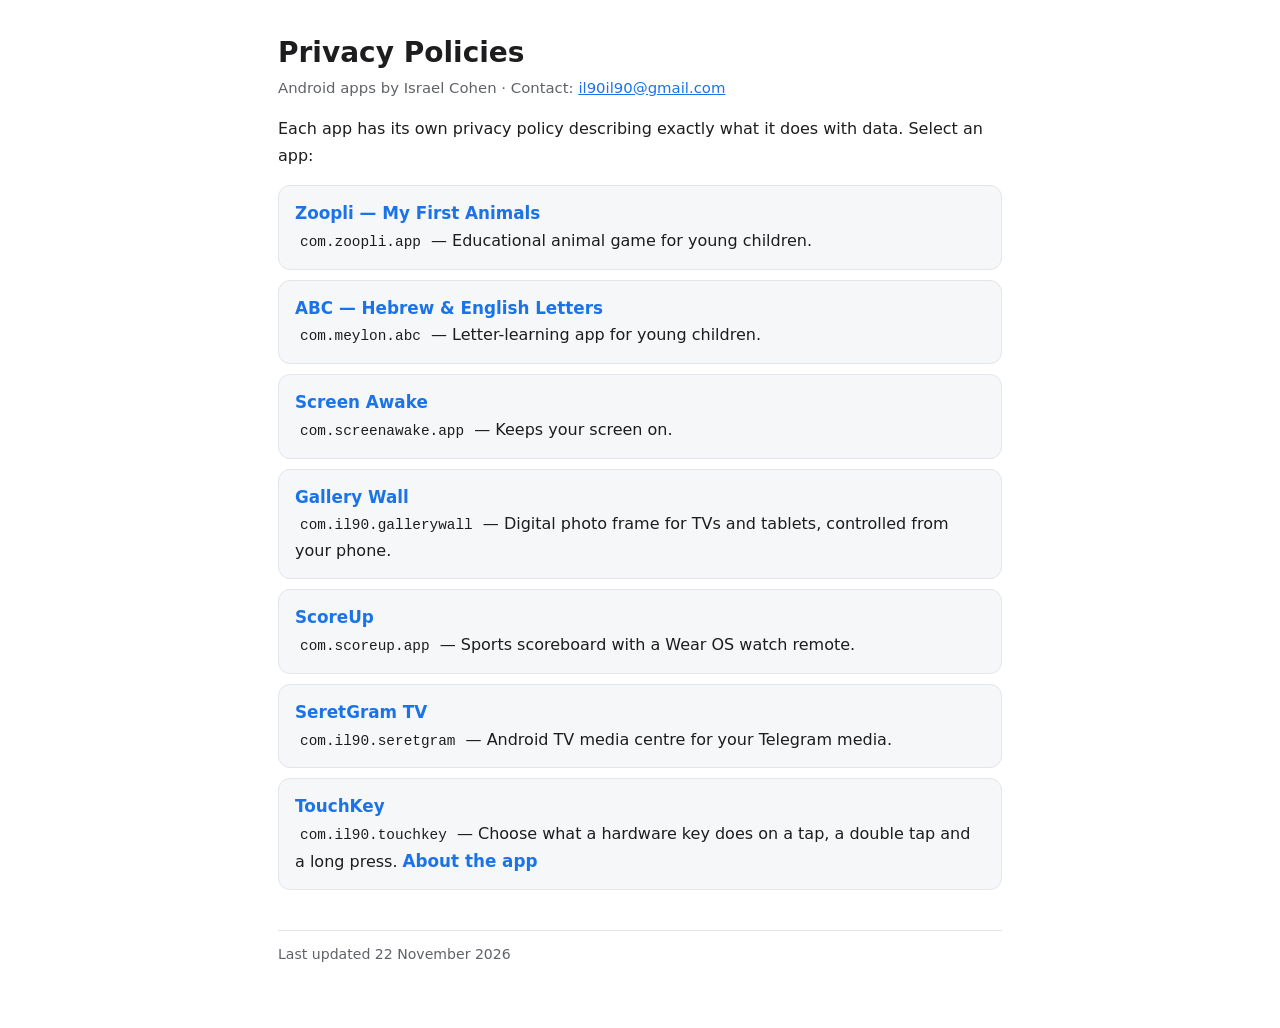
<file: index.html>
<!DOCTYPE html>
<html lang="en">
<head>
<meta charset="utf-8">
<meta name="viewport" content="width=device-width,initial-scale=1">
<title>Privacy Policies — Apps by Israel Cohen</title>
<link rel="stylesheet" href="style.css">
</head>
<body>
<main>
<h1>Privacy Policies</h1>
<p class="meta">Android apps by Israel Cohen &middot; Contact: <a href="mailto:il90il90@gmail.com">il90il90@gmail.com</a></p>
<p>Each app has its own privacy policy describing exactly what it does with data. Select an app:</p>
<ul class="apps">
<li><a href="zoopli/">Zoopli — My First Animals</a><br><code>com.zoopli.app</code> &mdash; Educational animal game for young children.</li>
<li><a href="abc/">ABC — Hebrew &amp; English Letters</a><br><code>com.meylon.abc</code> &mdash; Letter-learning app for young children.</li>
<li><a href="screenawake/">Screen Awake</a><br><code>com.screenawake.app</code> &mdash; Keeps your screen on.</li>
<li><a href="gallerywall/">Gallery Wall</a><br><code>com.il90.gallerywall</code> &mdash; Digital photo frame for TVs and tablets, controlled from your phone.</li>
<li><a href="scoreup/">ScoreUp</a><br><code>com.scoreup.app</code> &mdash; Sports scoreboard with a Wear OS watch remote.</li>
<li><a href="seretgram/">SeretGram TV</a><br><code>com.il90.seretgram</code> &mdash; Android TV media centre for your Telegram media.</li>
<li><a href="touchkey/">TouchKey</a><br><code>com.il90.touchkey</code> &mdash; Choose what a hardware key does on a tap, a double tap and a long press. <a href="touchkey/about/">About the app</a></li>
</ul>
<footer>Last updated 22 November 2026</footer>
</main>
</body>
</html>
</file>
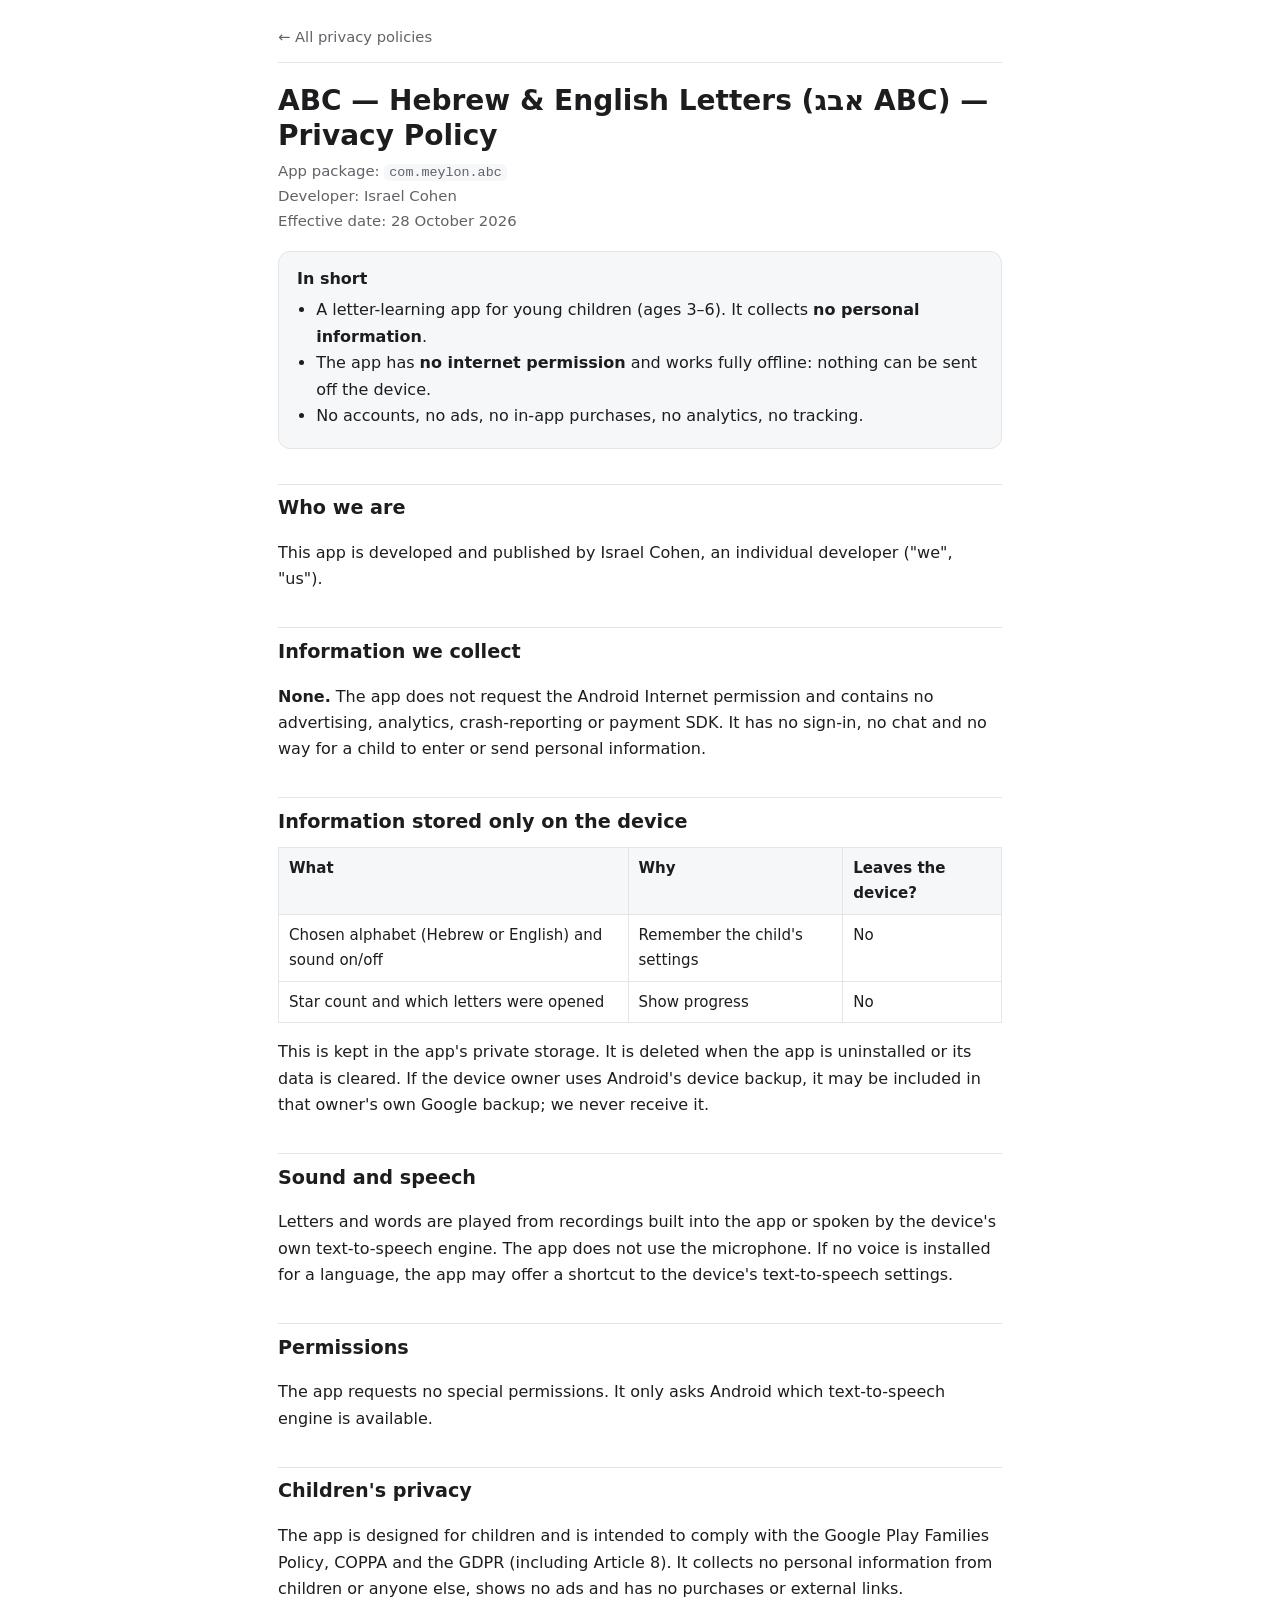
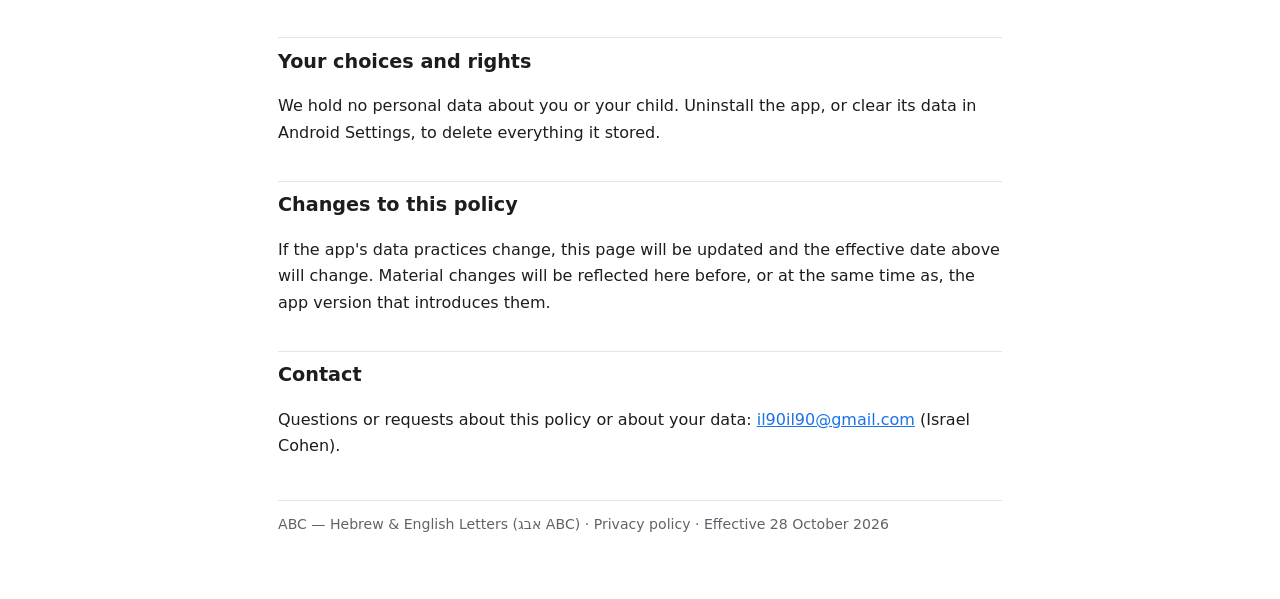
<file: abc/index.html>
<!DOCTYPE html>
<html lang="en">
<head>
<meta charset="utf-8">
<meta name="viewport" content="width=device-width,initial-scale=1">
<title>ABC (&#1488;&#1489;&#1490;) &#8212; Privacy Policy</title>
<meta name="description" content="Privacy policy for ABC &#8212; Hebrew &amp; English Letters (&#1488;&#1489;&#1490; ABC) (com.meylon.abc) by Israel Cohen.">
<link rel="stylesheet" href="../style.css">
</head>
<body>
<main>
<header class="top"><a href="../">&larr; All privacy policies</a></header>
<h1>ABC &#8212; Hebrew &amp; English Letters (&#1488;&#1489;&#1490; ABC) &mdash; Privacy Policy</h1>
<p class="meta">App package: <code>com.meylon.abc</code><br>Developer: Israel Cohen<br>Effective date: 28 October 2026</p>
<div class="summary"><strong>In short</strong>
<ul>
<li>A letter-learning app for young children (ages 3&ndash;6). It collects <strong>no personal information</strong>.</li>
<li>The app has <strong>no internet permission</strong> and works fully offline: nothing can be sent off the device.</li>
<li>No accounts, no ads, no in-app purchases, no analytics, no tracking.</li>
</ul></div>

<h2>Who we are</h2>
<p>This app is developed and published by Israel Cohen, an individual developer ("we", "us").</p>

<h2>Information we collect</h2>
<p><strong>None.</strong> The app does not request the Android Internet permission and contains no advertising, analytics, crash-reporting or payment SDK. It has no sign-in, no chat and no way for a child to enter or send personal information.</p>

<h2>Information stored only on the device</h2>
<div class="table-wrap"><table><thead><tr><th>What</th><th>Why</th><th>Leaves the device?</th></tr></thead><tbody><tr><td>Chosen alphabet (Hebrew or English) and sound on/off</td><td>Remember the child's settings</td><td>No</td></tr><tr><td>Star count and which letters were opened</td><td>Show progress</td><td>No</td></tr></tbody></table></div>
<p>This is kept in the app's private storage. It is deleted when the app is uninstalled or its data is cleared. If the device owner uses Android's device backup, it may be included in that owner's own Google backup; we never receive it.</p>

<h2>Sound and speech</h2>
<p>Letters and words are played from recordings built into the app or spoken by the device's own text-to-speech engine. The app does not use the microphone. If no voice is installed for a language, the app may offer a shortcut to the device's text-to-speech settings.</p>

<h2>Permissions</h2>
<p>The app requests no special permissions. It only asks Android which text-to-speech engine is available.</p>

<h2>Children's privacy</h2>
<p>The app is designed for children and is intended to comply with the Google Play Families Policy, COPPA and the GDPR (including Article 8). It collects no personal information from children or anyone else, shows no ads and has no purchases or external links.</p>

<h2>Your choices and rights</h2>
<p>We hold no personal data about you or your child. Uninstall the app, or clear its data in Android Settings, to delete everything it stored.</p>

<h2>Changes to this policy</h2>
<p>If the app's data practices change, this page will be updated and the effective date above will change. Material changes will be reflected here before, or at the same time as, the app version that introduces them.</p>
<h2>Contact</h2>
<p>Questions or requests about this policy or about your data: <a href="mailto:il90il90@gmail.com">il90il90@gmail.com</a> (Israel Cohen).</p>
<footer>ABC &#8212; Hebrew &amp; English Letters (&#1488;&#1489;&#1490; ABC) &middot; Privacy policy &middot; Effective 28 October 2026</footer>
</main>
</body>
</html>
</file>
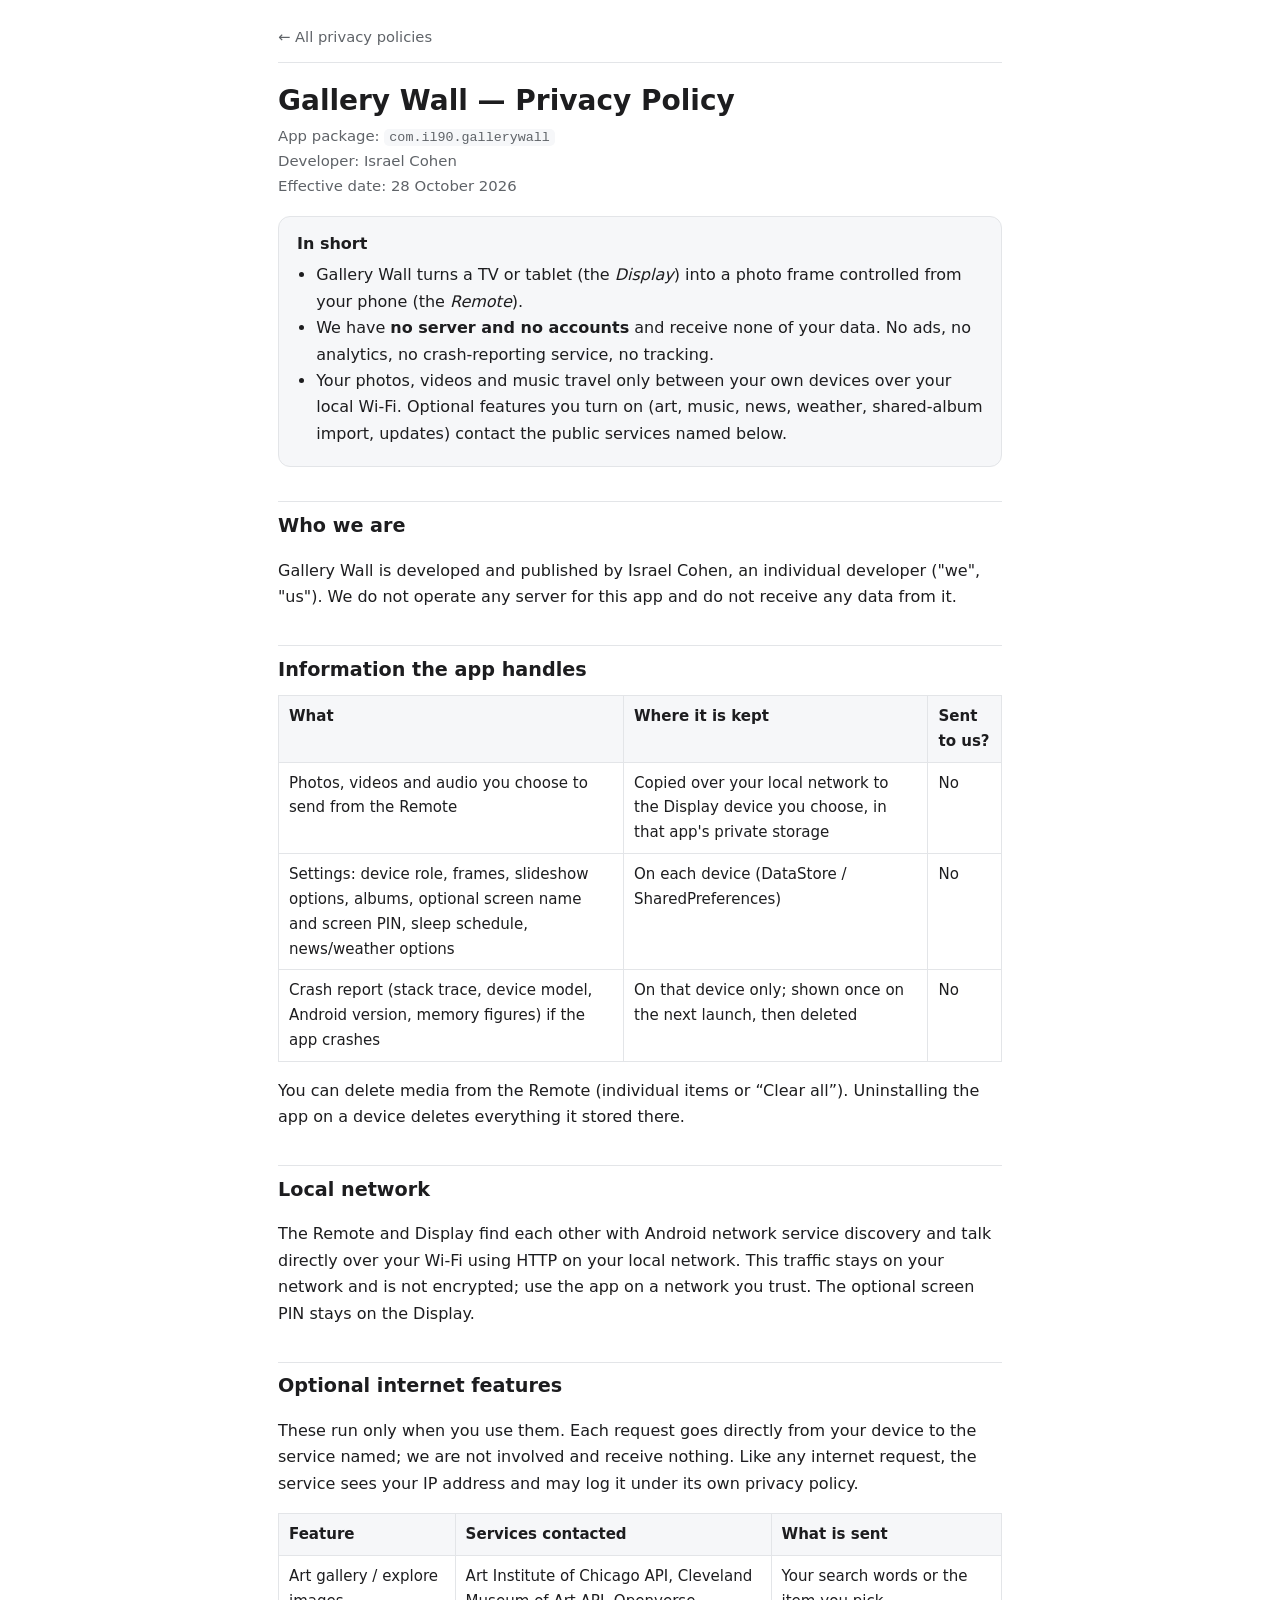
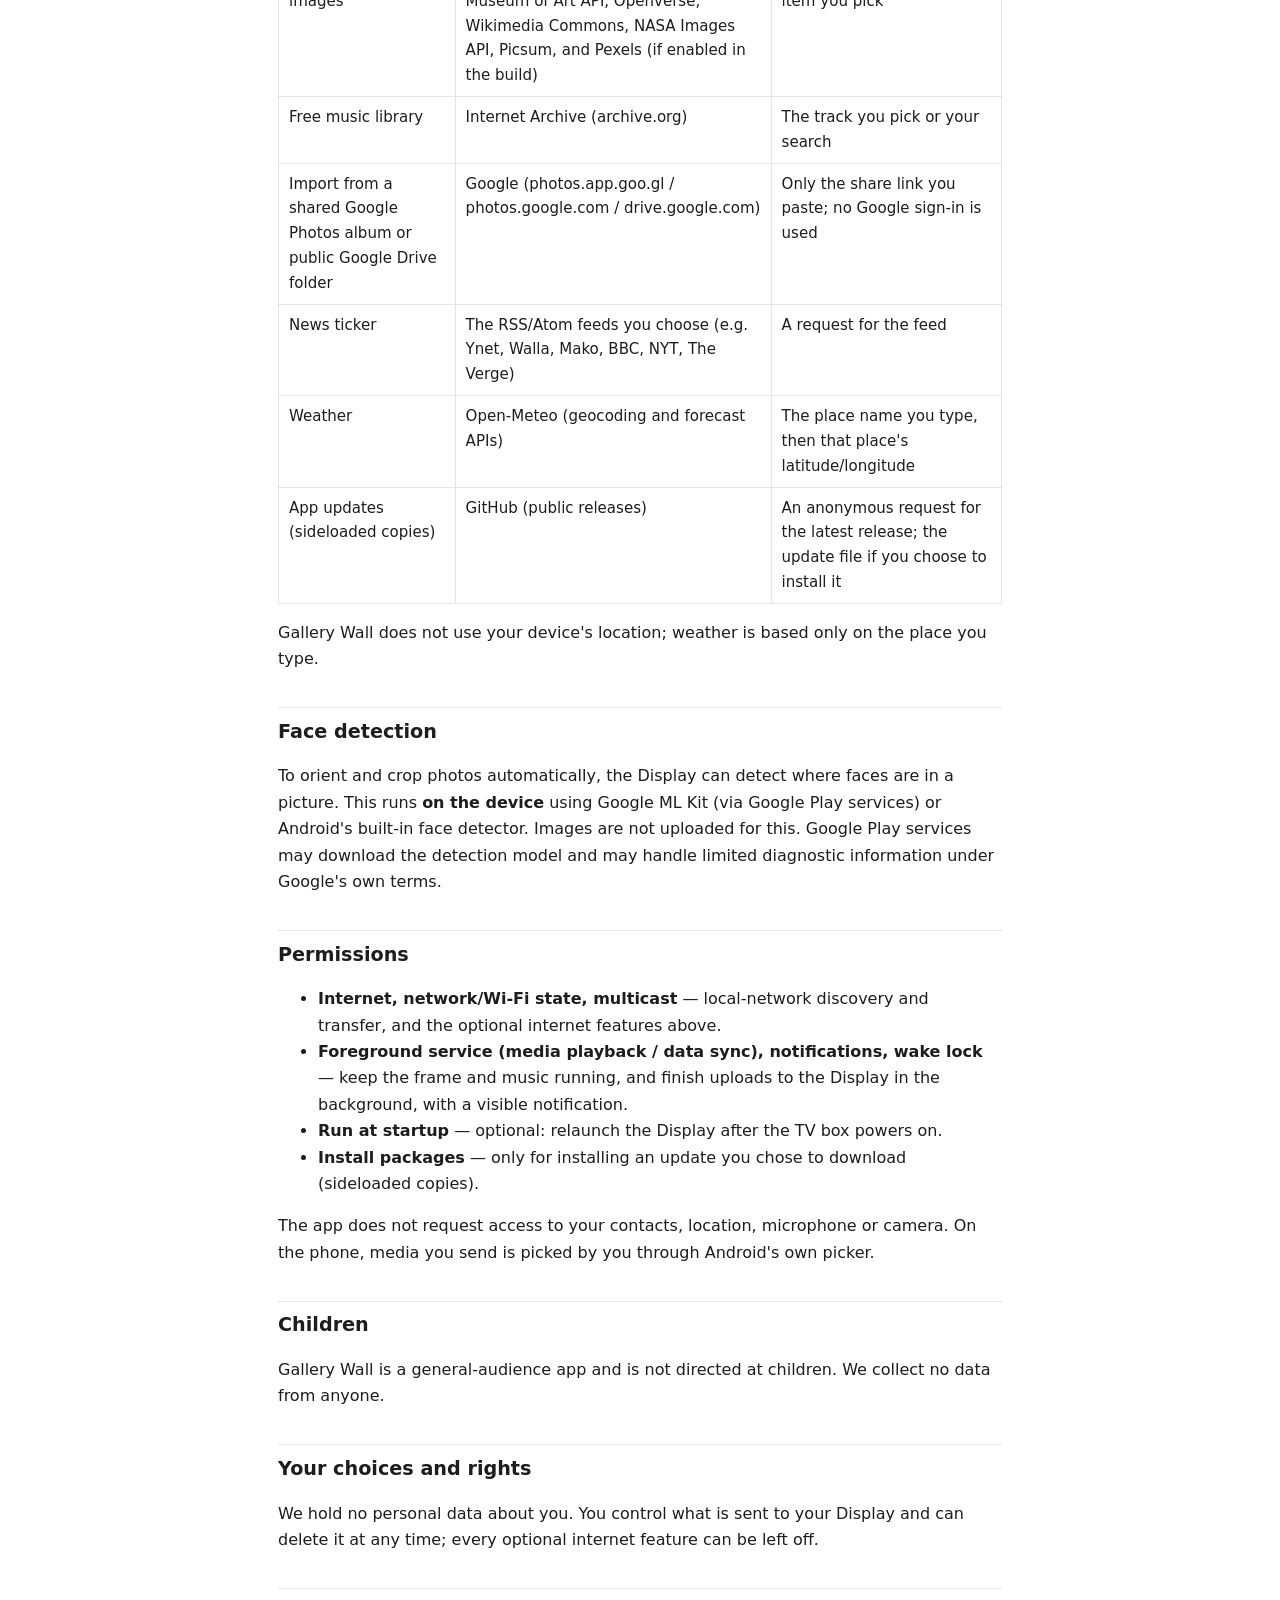
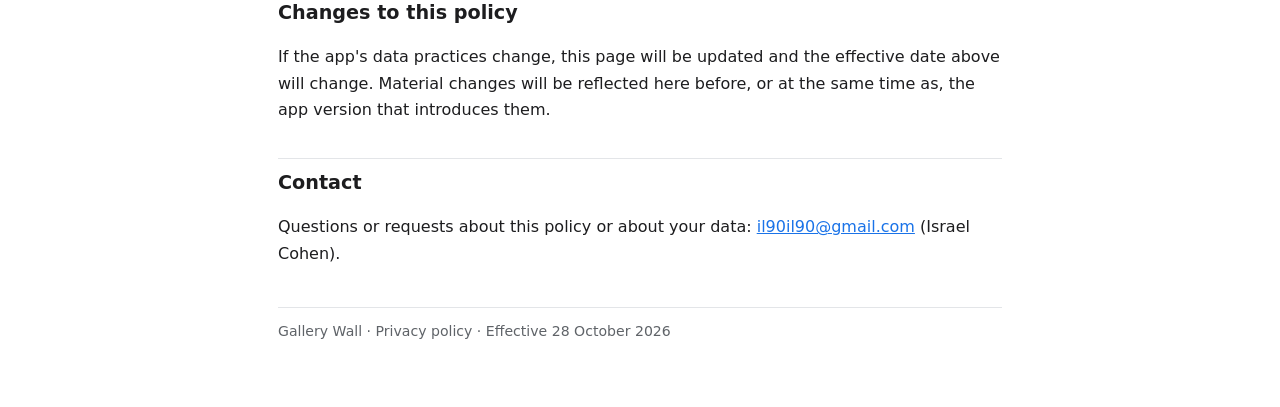
<file: gallerywall/index.html>
<!DOCTYPE html>
<html lang="en">
<head>
<meta charset="utf-8">
<meta name="viewport" content="width=device-width,initial-scale=1">
<title>Gallery Wall &#8212; Privacy Policy</title>
<meta name="description" content="Privacy policy for Gallery Wall (com.il90.gallerywall) by Israel Cohen.">
<link rel="stylesheet" href="../style.css">
</head>
<body>
<main>
<header class="top"><a href="../">&larr; All privacy policies</a></header>
<h1>Gallery Wall &mdash; Privacy Policy</h1>
<p class="meta">App package: <code>com.il90.gallerywall</code><br>Developer: Israel Cohen<br>Effective date: 28 October 2026</p>
<div class="summary"><strong>In short</strong>
<ul>
<li>Gallery Wall turns a TV or tablet (the <em>Display</em>) into a photo frame controlled from your phone (the <em>Remote</em>).</li>
<li>We have <strong>no server and no accounts</strong> and receive none of your data. No ads, no analytics, no crash-reporting service, no tracking.</li>
<li>Your photos, videos and music travel only between your own devices over your local Wi-Fi. Optional features you turn on (art, music, news, weather, shared-album import, updates) contact the public services named below.</li>
</ul></div>

<h2>Who we are</h2>
<p>Gallery Wall is developed and published by Israel Cohen, an individual developer ("we", "us"). We do not operate any server for this app and do not receive any data from it.</p>

<h2>Information the app handles</h2>
<div class="table-wrap"><table><thead><tr><th>What</th><th>Where it is kept</th><th>Sent to us?</th></tr></thead><tbody><tr><td>Photos, videos and audio you choose to send from the Remote</td><td>Copied over your local network to the Display device you choose, in that app's private storage</td><td>No</td></tr><tr><td>Settings: device role, frames, slideshow options, albums, optional screen name and screen PIN, sleep schedule, news/weather options</td><td>On each device (DataStore / SharedPreferences)</td><td>No</td></tr><tr><td>Crash report (stack trace, device model, Android version, memory figures) if the app crashes</td><td>On that device only; shown once on the next launch, then deleted</td><td>No</td></tr></tbody></table></div>
<p>You can delete media from the Remote (individual items or &ldquo;Clear all&rdquo;). Uninstalling the app on a device deletes everything it stored there.</p>

<h2>Local network</h2>
<p>The Remote and Display find each other with Android network service discovery and talk directly over your Wi-Fi using HTTP on your local network. This traffic stays on your network and is not encrypted; use the app on a network you trust. The optional screen PIN stays on the Display.</p>

<h2>Optional internet features</h2>
<p>These run only when you use them. Each request goes directly from your device to the service named; we are not involved and receive nothing. Like any internet request, the service sees your IP address and may log it under its own privacy policy.</p>
<div class="table-wrap"><table><thead><tr><th>Feature</th><th>Services contacted</th><th>What is sent</th></tr></thead><tbody><tr><td>Art gallery / explore images</td><td>Art Institute of Chicago API, Cleveland Museum of Art API, Openverse, Wikimedia Commons, NASA Images API, Picsum, and Pexels (if enabled in the build)</td><td>Your search words or the item you pick</td></tr><tr><td>Free music library</td><td>Internet Archive (archive.org)</td><td>The track you pick or your search</td></tr><tr><td>Import from a shared Google Photos album or public Google Drive folder</td><td>Google (photos.app.goo.gl / photos.google.com / drive.google.com)</td><td>Only the share link you paste; no Google sign-in is used</td></tr><tr><td>News ticker</td><td>The RSS/Atom feeds you choose (e.g. Ynet, Walla, Mako, BBC, NYT, The Verge)</td><td>A request for the feed</td></tr><tr><td>Weather</td><td>Open-Meteo (geocoding and forecast APIs)</td><td>The place name you type, then that place's latitude/longitude</td></tr><tr><td>App updates (sideloaded copies)</td><td>GitHub (public releases)</td><td>An anonymous request for the latest release; the update file if you choose to install it</td></tr></tbody></table></div>
<p>Gallery Wall does not use your device's location; weather is based only on the place you type.</p>

<h2>Face detection</h2>
<p>To orient and crop photos automatically, the Display can detect where faces are in a picture. This runs <strong>on the device</strong> using Google ML Kit (via Google Play services) or Android's built-in face detector. Images are not uploaded for this. Google Play services may download the detection model and may handle limited diagnostic information under Google's own terms.</p>

<h2>Permissions</h2>
<ul>
<li><strong>Internet, network/Wi-Fi state, multicast</strong> &mdash; local-network discovery and transfer, and the optional internet features above.</li>
<li><strong>Foreground service (media playback / data sync), notifications, wake lock</strong> &mdash; keep the frame and music running, and finish uploads to the Display in the background, with a visible notification.</li>
<li><strong>Run at startup</strong> &mdash; optional: relaunch the Display after the TV box powers on.</li>
<li><strong>Install packages</strong> &mdash; only for installing an update you chose to download (sideloaded copies).</li>
</ul>
<p>The app does not request access to your contacts, location, microphone or camera. On the phone, media you send is picked by you through Android's own picker.</p>

<h2>Children</h2>
<p>Gallery Wall is a general-audience app and is not directed at children. We collect no data from anyone.</p>

<h2>Your choices and rights</h2>
<p>We hold no personal data about you. You control what is sent to your Display and can delete it at any time; every optional internet feature can be left off.</p>

<h2>Changes to this policy</h2>
<p>If the app's data practices change, this page will be updated and the effective date above will change. Material changes will be reflected here before, or at the same time as, the app version that introduces them.</p>
<h2>Contact</h2>
<p>Questions or requests about this policy or about your data: <a href="mailto:il90il90@gmail.com">il90il90@gmail.com</a> (Israel Cohen).</p>
<footer>Gallery Wall &middot; Privacy policy &middot; Effective 28 October 2026</footer>
</main>
</body>
</html>
</file>
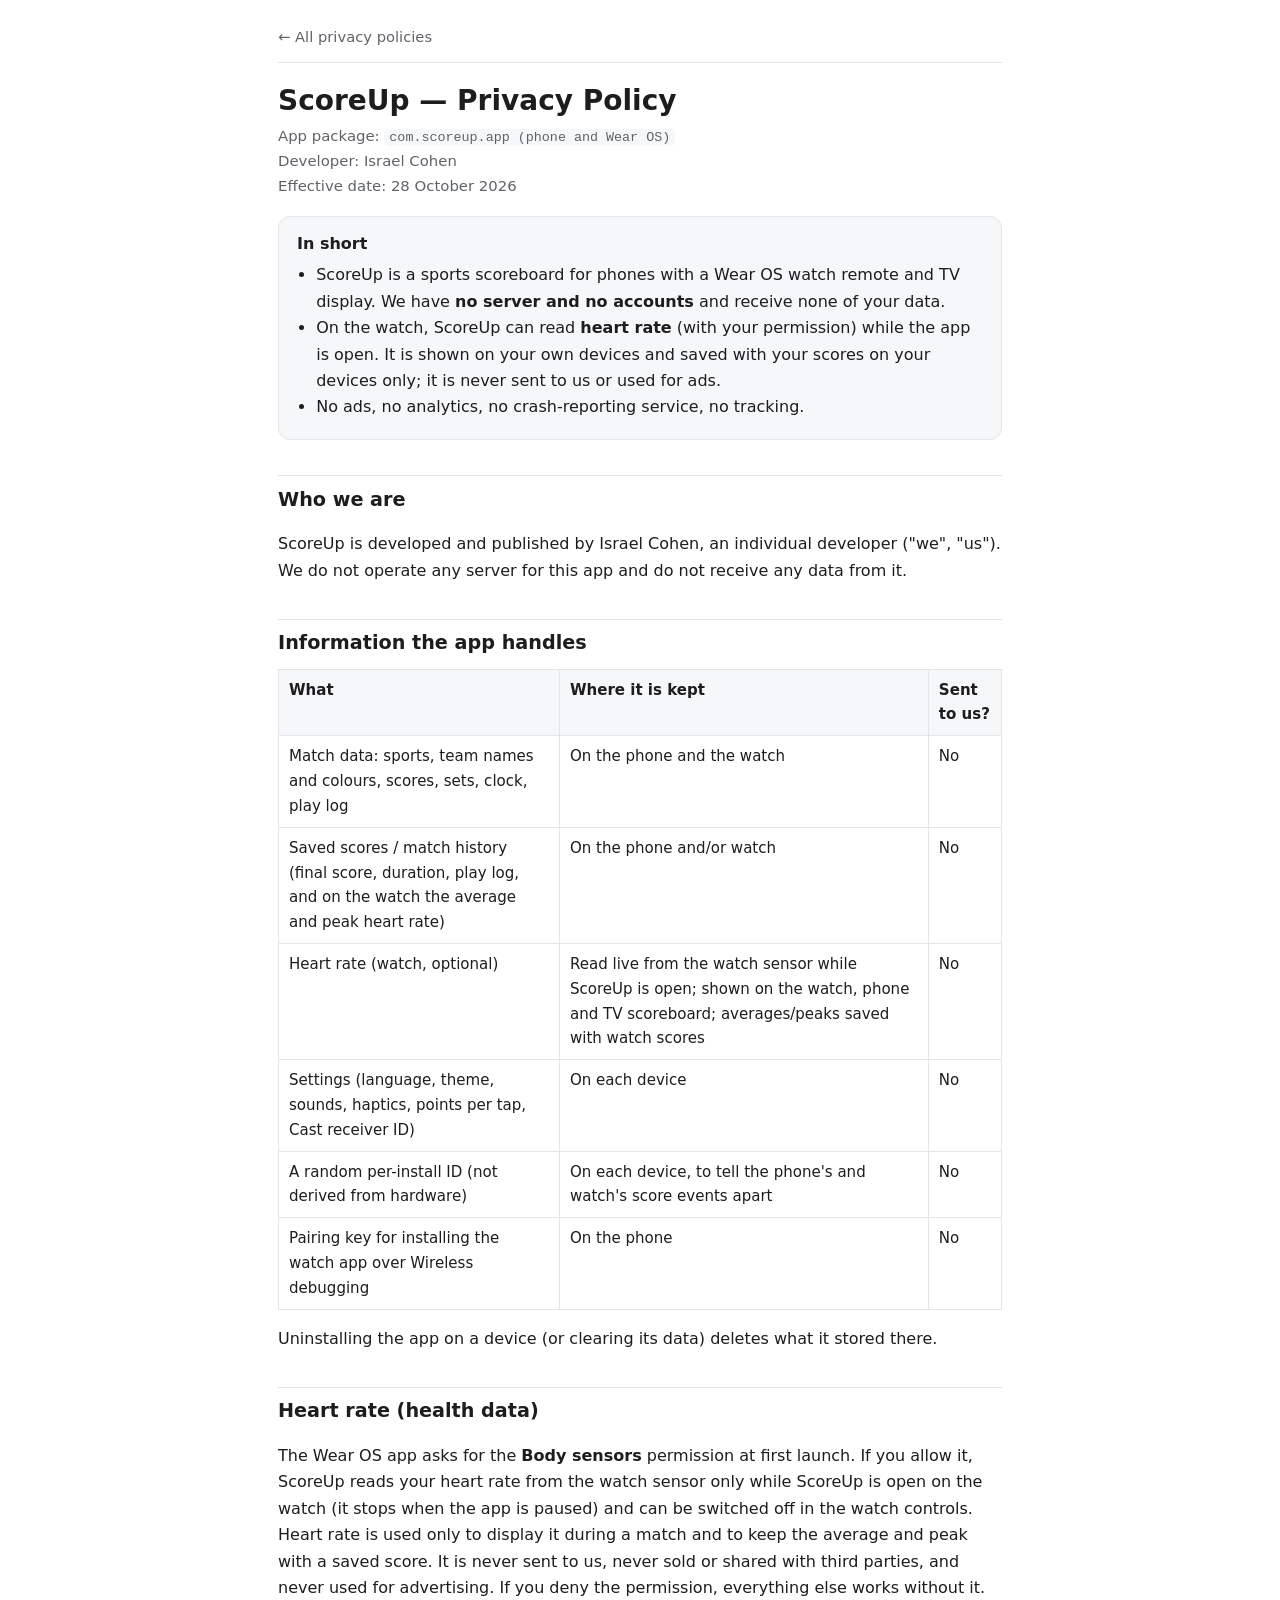
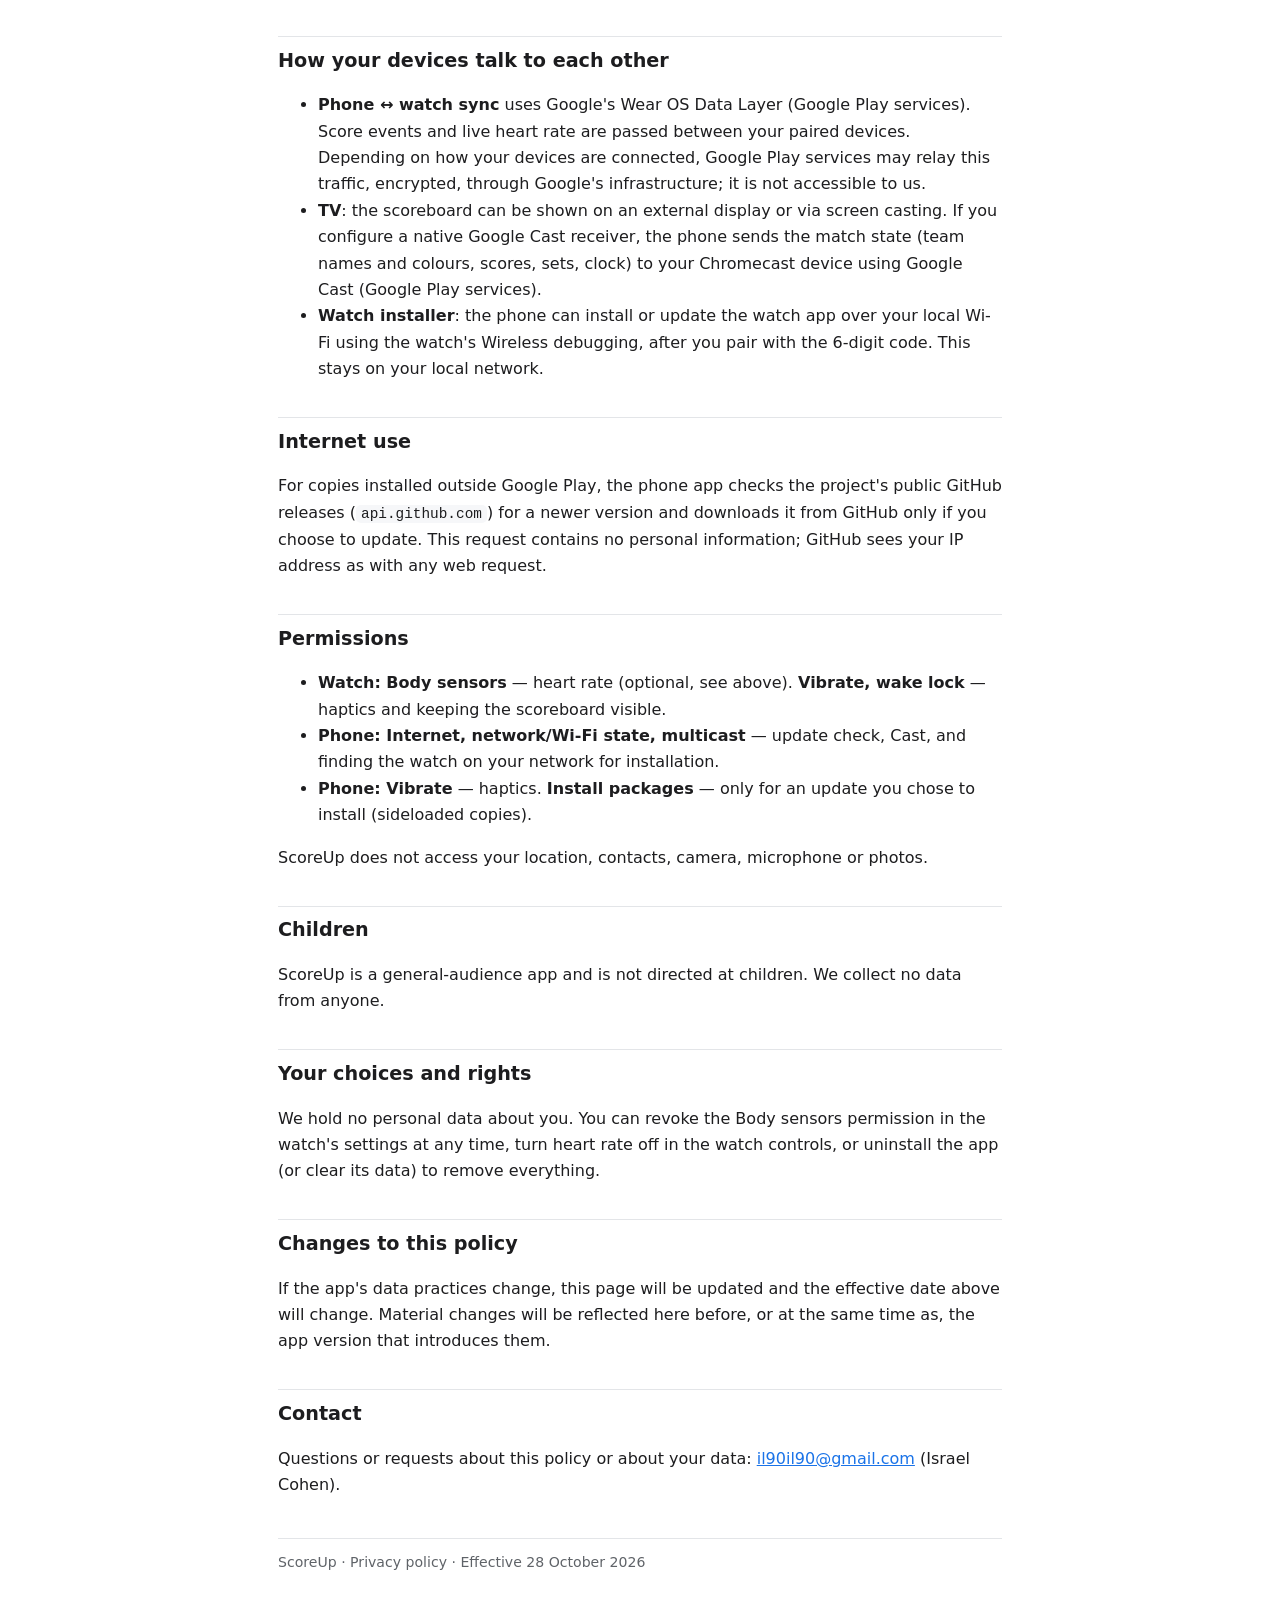
<file: scoreup/index.html>
<!DOCTYPE html>
<html lang="en">
<head>
<meta charset="utf-8">
<meta name="viewport" content="width=device-width,initial-scale=1">
<title>ScoreUp &#8212; Privacy Policy</title>
<meta name="description" content="Privacy policy for ScoreUp (com.scoreup.app (phone and Wear OS)) by Israel Cohen.">
<link rel="stylesheet" href="../style.css">
</head>
<body>
<main>
<header class="top"><a href="../">&larr; All privacy policies</a></header>
<h1>ScoreUp &mdash; Privacy Policy</h1>
<p class="meta">App package: <code>com.scoreup.app (phone and Wear OS)</code><br>Developer: Israel Cohen<br>Effective date: 28 October 2026</p>
<div class="summary"><strong>In short</strong>
<ul>
<li>ScoreUp is a sports scoreboard for phones with a Wear OS watch remote and TV display. We have <strong>no server and no accounts</strong> and receive none of your data.</li>
<li>On the watch, ScoreUp can read <strong>heart rate</strong> (with your permission) while the app is open. It is shown on your own devices and saved with your scores on your devices only; it is never sent to us or used for ads.</li>
<li>No ads, no analytics, no crash-reporting service, no tracking.</li>
</ul></div>

<h2>Who we are</h2>
<p>ScoreUp is developed and published by Israel Cohen, an individual developer ("we", "us"). We do not operate any server for this app and do not receive any data from it.</p>

<h2>Information the app handles</h2>
<div class="table-wrap"><table><thead><tr><th>What</th><th>Where it is kept</th><th>Sent to us?</th></tr></thead><tbody><tr><td>Match data: sports, team names and colours, scores, sets, clock, play log</td><td>On the phone and the watch</td><td>No</td></tr><tr><td>Saved scores / match history (final score, duration, play log, and on the watch the average and peak heart rate)</td><td>On the phone and/or watch</td><td>No</td></tr><tr><td>Heart rate (watch, optional)</td><td>Read live from the watch sensor while ScoreUp is open; shown on the watch, phone and TV scoreboard; averages/peaks saved with watch scores</td><td>No</td></tr><tr><td>Settings (language, theme, sounds, haptics, points per tap, Cast receiver ID)</td><td>On each device</td><td>No</td></tr><tr><td>A random per-install ID (not derived from hardware)</td><td>On each device, to tell the phone's and watch's score events apart</td><td>No</td></tr><tr><td>Pairing key for installing the watch app over Wireless debugging</td><td>On the phone</td><td>No</td></tr></tbody></table></div>
<p>Uninstalling the app on a device (or clearing its data) deletes what it stored there.</p>

<h2>Heart rate (health data)</h2>
<p>The Wear OS app asks for the <strong>Body sensors</strong> permission at first launch. If you allow it, ScoreUp reads your heart rate from the watch sensor only while ScoreUp is open on the watch (it stops when the app is paused) and can be switched off in the watch controls. Heart rate is used only to display it during a match and to keep the average and peak with a saved score. It is never sent to us, never sold or shared with third parties, and never used for advertising. If you deny the permission, everything else works without it.</p>

<h2>How your devices talk to each other</h2>
<ul>
<li><strong>Phone &harr; watch sync</strong> uses Google's Wear OS Data Layer (Google Play services). Score events and live heart rate are passed between your paired devices. Depending on how your devices are connected, Google Play services may relay this traffic, encrypted, through Google's infrastructure; it is not accessible to us.</li>
<li><strong>TV</strong>: the scoreboard can be shown on an external display or via screen casting. If you configure a native Google Cast receiver, the phone sends the match state (team names and colours, scores, sets, clock) to your Chromecast device using Google Cast (Google Play services).</li>
<li><strong>Watch installer</strong>: the phone can install or update the watch app over your local Wi-Fi using the watch's Wireless debugging, after you pair with the 6-digit code. This stays on your local network.</li>
</ul>

<h2>Internet use</h2>
<p>For copies installed outside Google Play, the phone app checks the project's public GitHub releases (<code>api.github.com</code>) for a newer version and downloads it from GitHub only if you choose to update. This request contains no personal information; GitHub sees your IP address as with any web request.</p>

<h2>Permissions</h2>
<ul>
<li><strong>Watch: Body sensors</strong> &mdash; heart rate (optional, see above). <strong>Vibrate, wake lock</strong> &mdash; haptics and keeping the scoreboard visible.</li>
<li><strong>Phone: Internet, network/Wi-Fi state, multicast</strong> &mdash; update check, Cast, and finding the watch on your network for installation.</li>
<li><strong>Phone: Vibrate</strong> &mdash; haptics. <strong>Install packages</strong> &mdash; only for an update you chose to install (sideloaded copies).</li>
</ul>
<p>ScoreUp does not access your location, contacts, camera, microphone or photos.</p>

<h2>Children</h2>
<p>ScoreUp is a general-audience app and is not directed at children. We collect no data from anyone.</p>

<h2>Your choices and rights</h2>
<p>We hold no personal data about you. You can revoke the Body sensors permission in the watch's settings at any time, turn heart rate off in the watch controls, or uninstall the app (or clear its data) to remove everything.</p>

<h2>Changes to this policy</h2>
<p>If the app's data practices change, this page will be updated and the effective date above will change. Material changes will be reflected here before, or at the same time as, the app version that introduces them.</p>
<h2>Contact</h2>
<p>Questions or requests about this policy or about your data: <a href="mailto:il90il90@gmail.com">il90il90@gmail.com</a> (Israel Cohen).</p>
<footer>ScoreUp &middot; Privacy policy &middot; Effective 28 October 2026</footer>
</main>
</body>
</html>
</file>
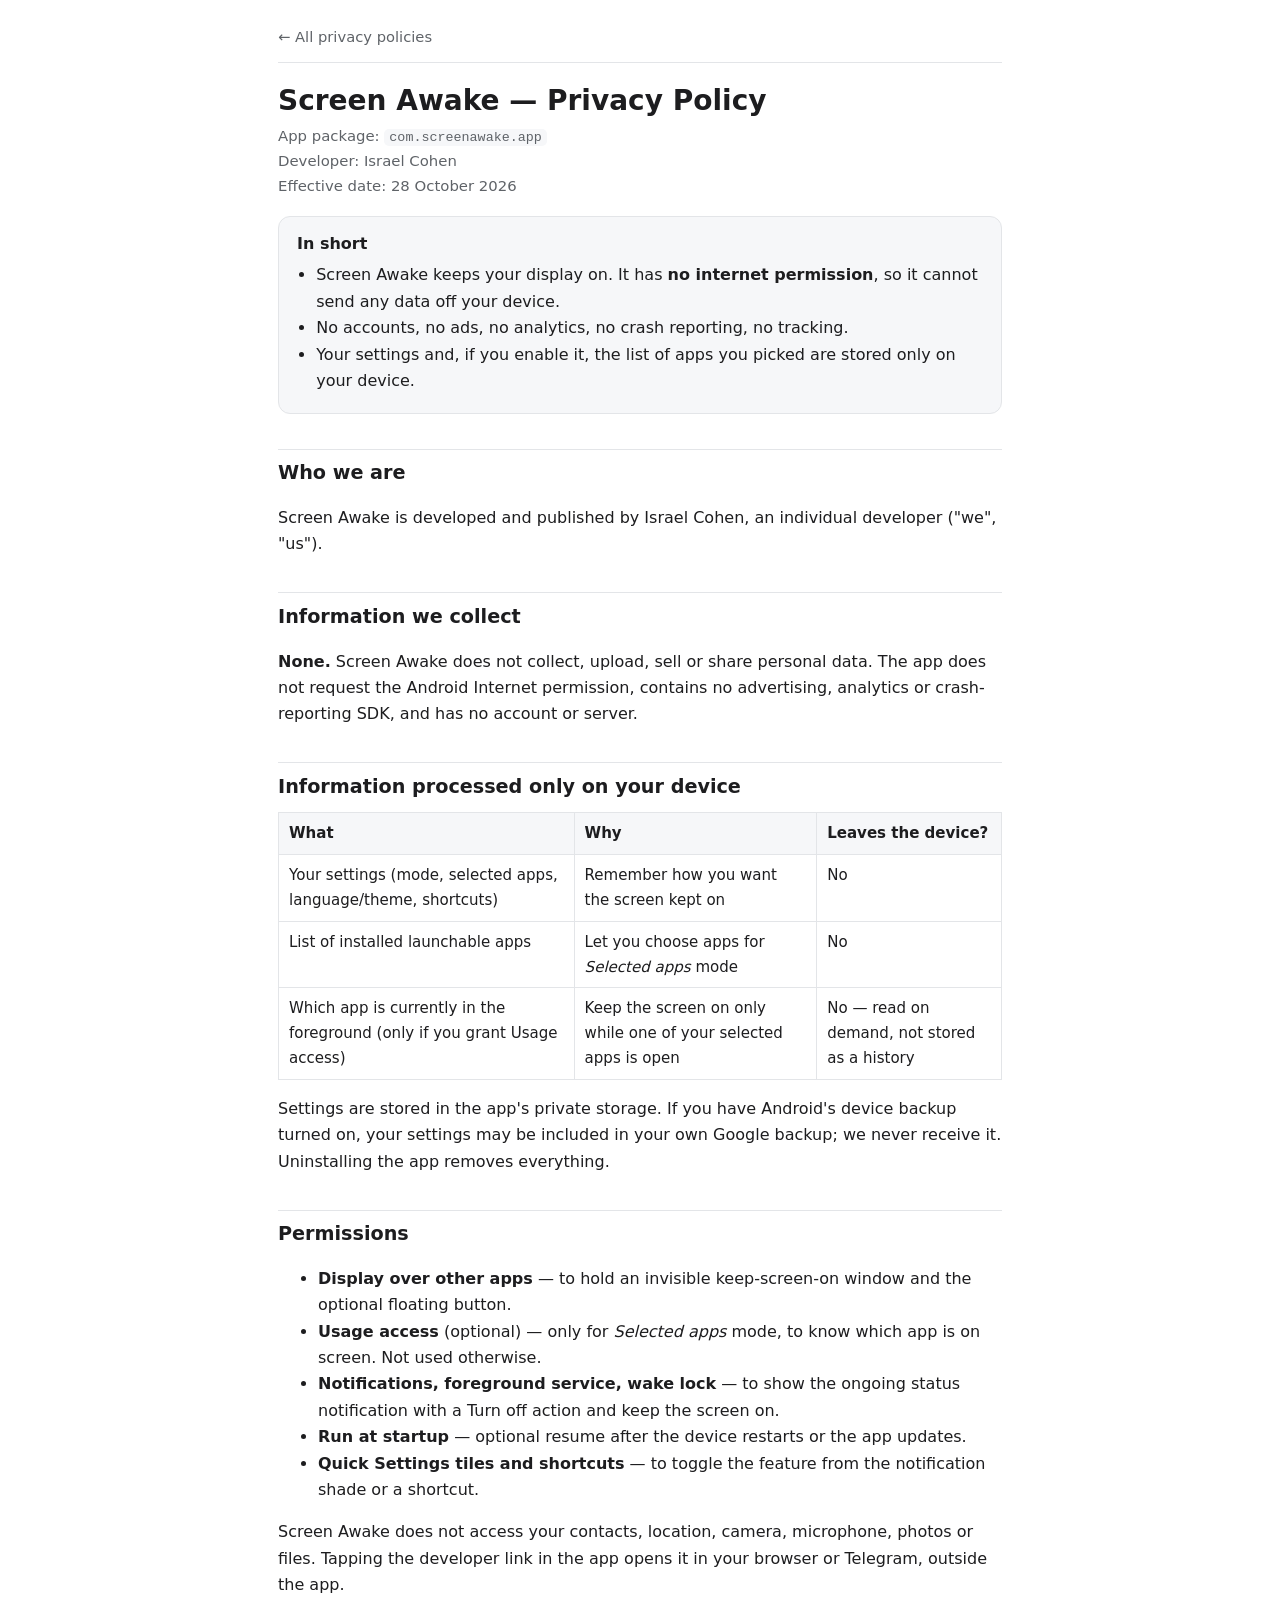
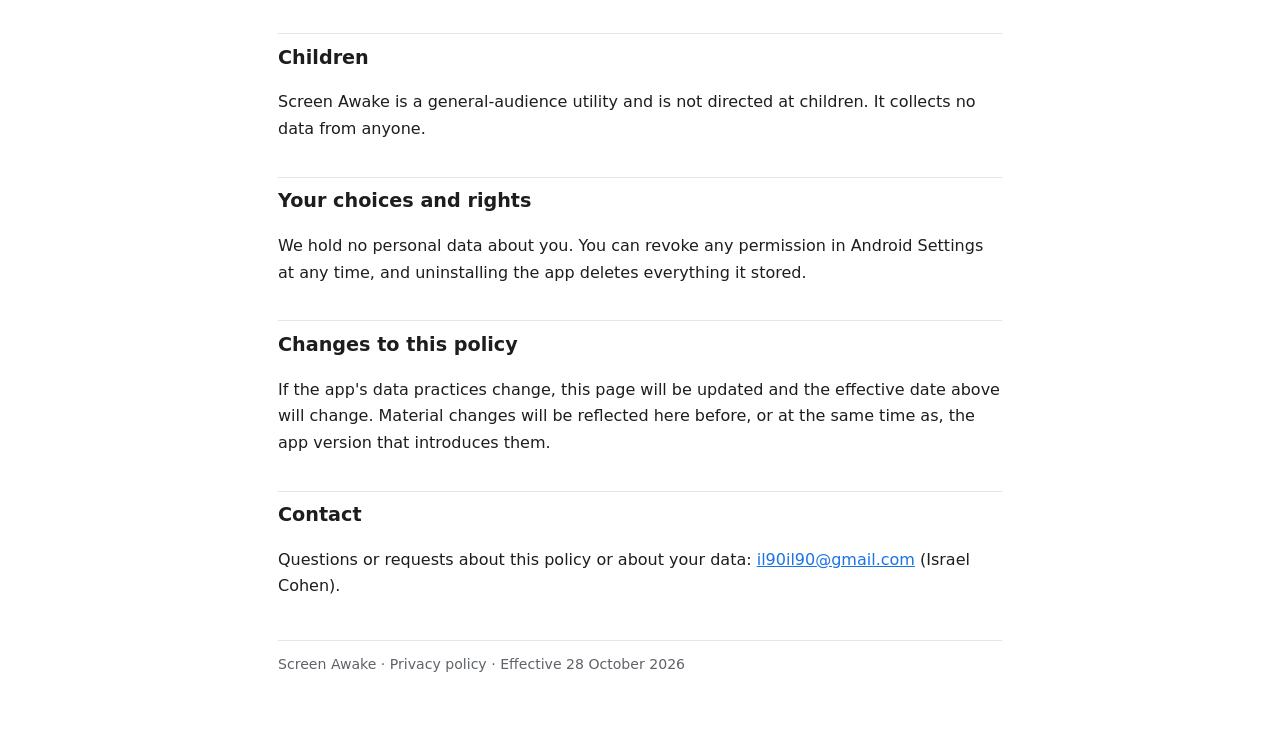
<file: screenawake/index.html>
<!DOCTYPE html>
<html lang="en">
<head>
<meta charset="utf-8">
<meta name="viewport" content="width=device-width,initial-scale=1">
<title>Screen Awake &#8212; Privacy Policy</title>
<meta name="description" content="Privacy policy for Screen Awake (com.screenawake.app) by Israel Cohen.">
<link rel="stylesheet" href="../style.css">
</head>
<body>
<main>
<header class="top"><a href="../">&larr; All privacy policies</a></header>
<h1>Screen Awake &mdash; Privacy Policy</h1>
<p class="meta">App package: <code>com.screenawake.app</code><br>Developer: Israel Cohen<br>Effective date: 28 October 2026</p>
<div class="summary"><strong>In short</strong>
<ul>
<li>Screen Awake keeps your display on. It has <strong>no internet permission</strong>, so it cannot send any data off your device.</li>
<li>No accounts, no ads, no analytics, no crash reporting, no tracking.</li>
<li>Your settings and, if you enable it, the list of apps you picked are stored only on your device.</li>
</ul></div>

<h2>Who we are</h2>
<p>Screen Awake is developed and published by Israel Cohen, an individual developer ("we", "us").</p>

<h2>Information we collect</h2>
<p><strong>None.</strong> Screen Awake does not collect, upload, sell or share personal data. The app does not request the Android Internet permission, contains no advertising, analytics or crash-reporting SDK, and has no account or server.</p>

<h2>Information processed only on your device</h2>
<div class="table-wrap"><table><thead><tr><th>What</th><th>Why</th><th>Leaves the device?</th></tr></thead><tbody><tr><td>Your settings (mode, selected apps, language/theme, shortcuts)</td><td>Remember how you want the screen kept on</td><td>No</td></tr><tr><td>List of installed launchable apps</td><td>Let you choose apps for <em>Selected apps</em> mode</td><td>No</td></tr><tr><td>Which app is currently in the foreground (only if you grant Usage access)</td><td>Keep the screen on only while one of your selected apps is open</td><td>No &mdash; read on demand, not stored as a history</td></tr></tbody></table></div>
<p>Settings are stored in the app's private storage. If you have Android's device backup turned on, your settings may be included in your own Google backup; we never receive it. Uninstalling the app removes everything.</p>

<h2>Permissions</h2>
<ul>
<li><strong>Display over other apps</strong> &mdash; to hold an invisible keep-screen-on window and the optional floating button.</li>
<li><strong>Usage access</strong> (optional) &mdash; only for <em>Selected apps</em> mode, to know which app is on screen. Not used otherwise.</li>
<li><strong>Notifications, foreground service, wake lock</strong> &mdash; to show the ongoing status notification with a Turn off action and keep the screen on.</li>
<li><strong>Run at startup</strong> &mdash; optional resume after the device restarts or the app updates.</li>
<li><strong>Quick Settings tiles and shortcuts</strong> &mdash; to toggle the feature from the notification shade or a shortcut.</li>
</ul>
<p>Screen Awake does not access your contacts, location, camera, microphone, photos or files. Tapping the developer link in the app opens it in your browser or Telegram, outside the app.</p>

<h2>Children</h2>
<p>Screen Awake is a general-audience utility and is not directed at children. It collects no data from anyone.</p>

<h2>Your choices and rights</h2>
<p>We hold no personal data about you. You can revoke any permission in Android Settings at any time, and uninstalling the app deletes everything it stored.</p>

<h2>Changes to this policy</h2>
<p>If the app's data practices change, this page will be updated and the effective date above will change. Material changes will be reflected here before, or at the same time as, the app version that introduces them.</p>
<h2>Contact</h2>
<p>Questions or requests about this policy or about your data: <a href="mailto:il90il90@gmail.com">il90il90@gmail.com</a> (Israel Cohen).</p>
<footer>Screen Awake &middot; Privacy policy &middot; Effective 28 October 2026</footer>
</main>
</body>
</html>
</file>
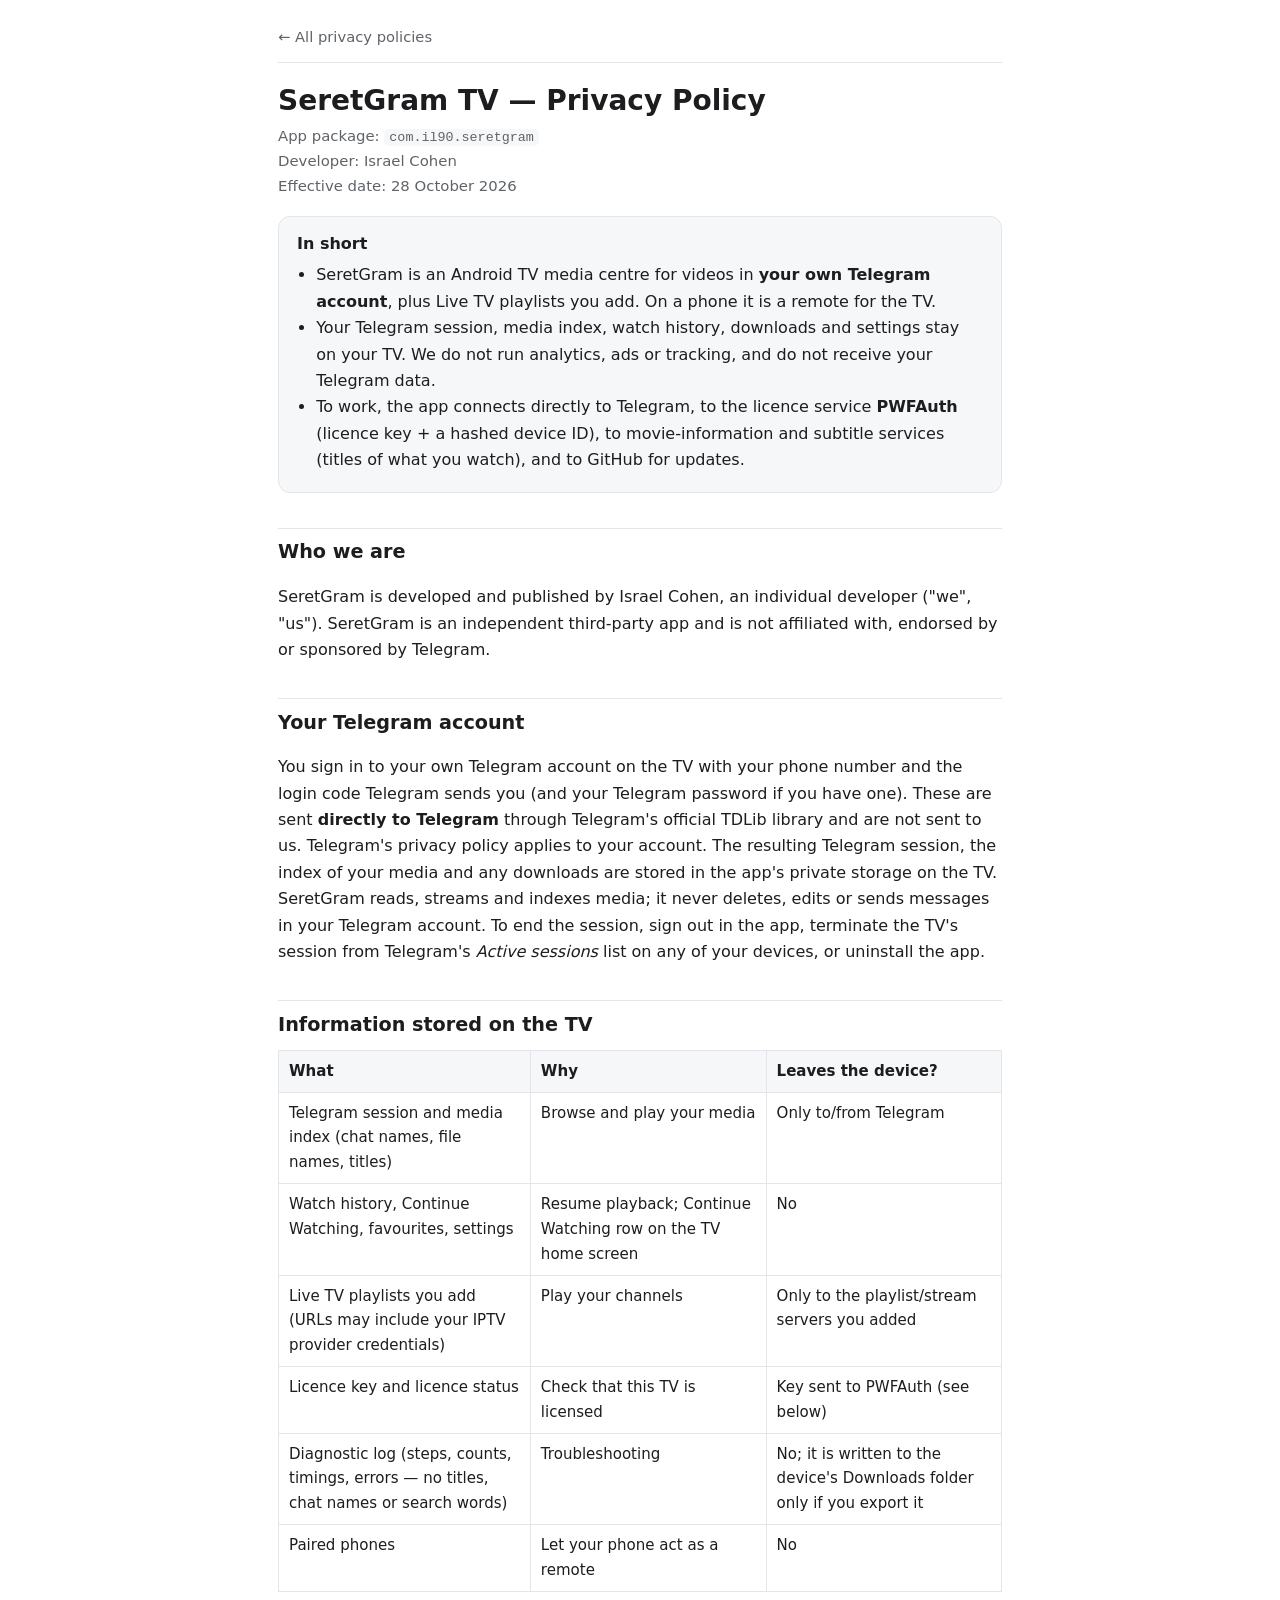
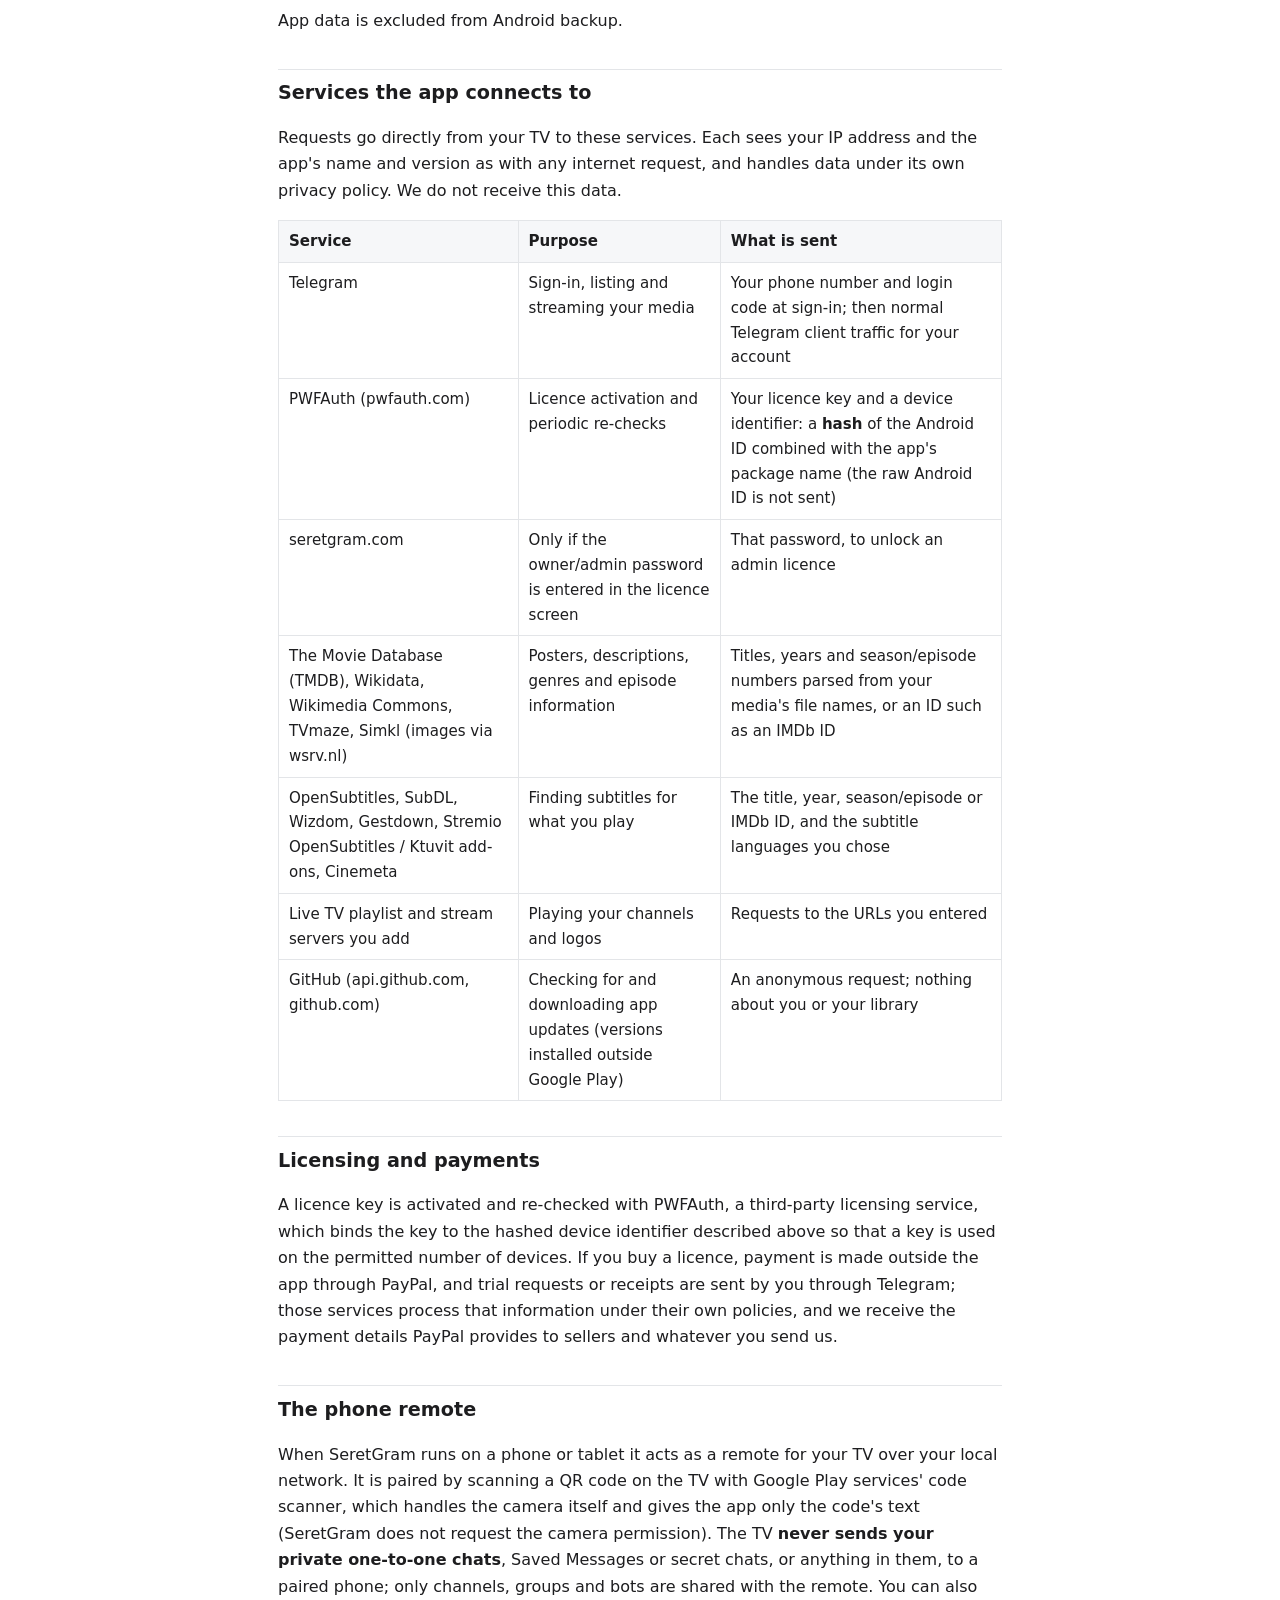
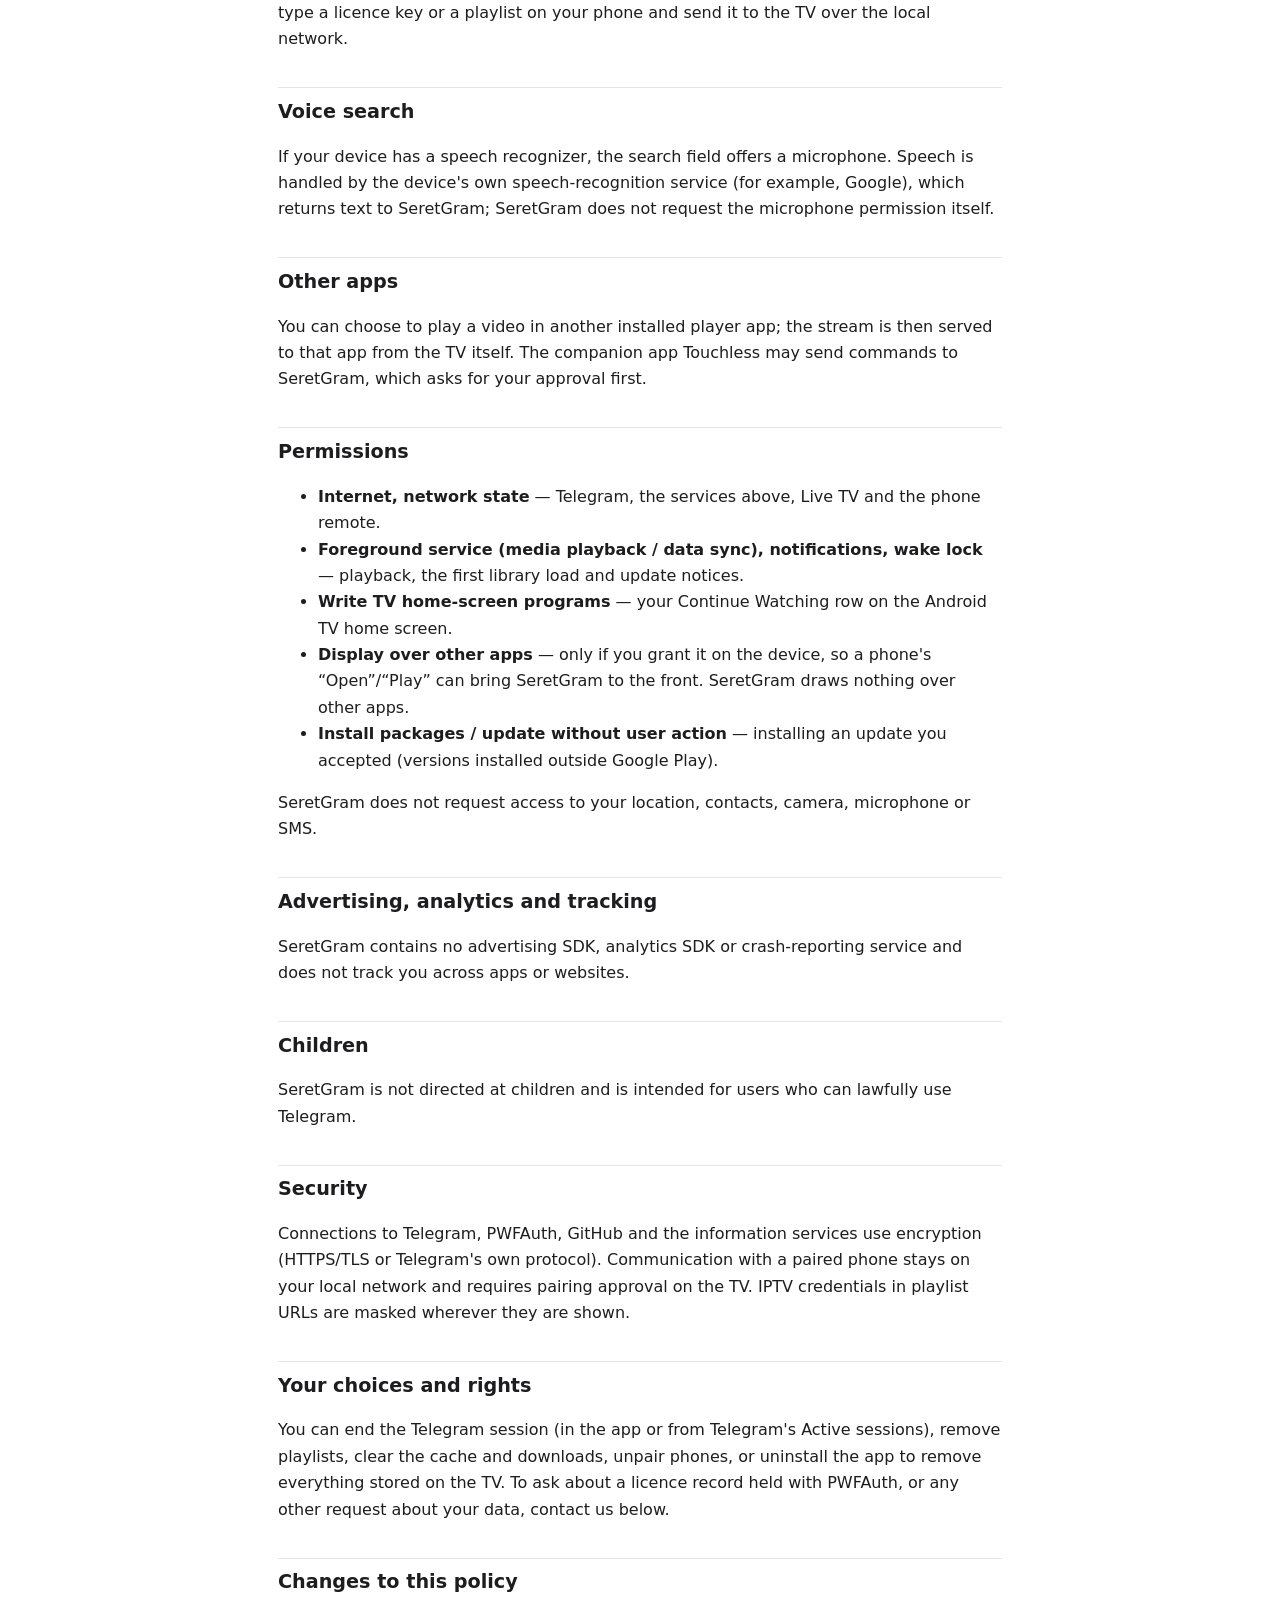
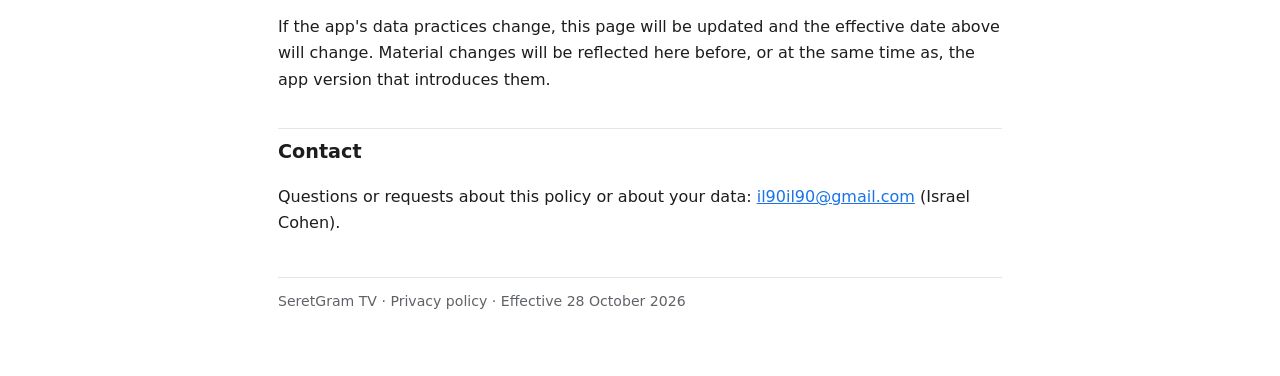
<file: seretgram/index.html>
<!DOCTYPE html>
<html lang="en">
<head>
<meta charset="utf-8">
<meta name="viewport" content="width=device-width,initial-scale=1">
<title>SeretGram &#8212; Privacy Policy</title>
<meta name="description" content="Privacy policy for SeretGram TV (com.il90.seretgram) by Israel Cohen.">
<link rel="stylesheet" href="../style.css">
</head>
<body>
<main>
<header class="top"><a href="../">&larr; All privacy policies</a></header>
<h1>SeretGram TV &mdash; Privacy Policy</h1>
<p class="meta">App package: <code>com.il90.seretgram</code><br>Developer: Israel Cohen<br>Effective date: 28 October 2026</p>
<div class="summary"><strong>In short</strong>
<ul>
<li>SeretGram is an Android TV media centre for videos in <strong>your own Telegram account</strong>, plus Live TV playlists you add. On a phone it is a remote for the TV.</li>
<li>Your Telegram session, media index, watch history, downloads and settings stay on your TV. We do not run analytics, ads or tracking, and do not receive your Telegram data.</li>
<li>To work, the app connects directly to Telegram, to the licence service <strong>PWFAuth</strong> (licence key + a hashed device ID), to movie-information and subtitle services (titles of what you watch), and to GitHub for updates.</li>
</ul></div>

<h2>Who we are</h2>
<p>SeretGram is developed and published by Israel Cohen, an individual developer ("we", "us"). SeretGram is an independent third-party app and is not affiliated with, endorsed by or sponsored by Telegram.</p>

<h2>Your Telegram account</h2>
<p>You sign in to your own Telegram account on the TV with your phone number and the login code Telegram sends you (and your Telegram password if you have one). These are sent <strong>directly to Telegram</strong> through Telegram's official TDLib library and are not sent to us. Telegram's privacy policy applies to your account. The resulting Telegram session, the index of your media and any downloads are stored in the app's private storage on the TV. SeretGram reads, streams and indexes media; it never deletes, edits or sends messages in your Telegram account. To end the session, sign out in the app, terminate the TV's session from Telegram's <em>Active sessions</em> list on any of your devices, or uninstall the app.</p>

<h2>Information stored on the TV</h2>
<div class="table-wrap"><table><thead><tr><th>What</th><th>Why</th><th>Leaves the device?</th></tr></thead><tbody><tr><td>Telegram session and media index (chat names, file names, titles)</td><td>Browse and play your media</td><td>Only to/from Telegram</td></tr><tr><td>Watch history, Continue Watching, favourites, settings</td><td>Resume playback; Continue Watching row on the TV home screen</td><td>No</td></tr><tr><td>Live TV playlists you add (URLs may include your IPTV provider credentials)</td><td>Play your channels</td><td>Only to the playlist/stream servers you added</td></tr><tr><td>Licence key and licence status</td><td>Check that this TV is licensed</td><td>Key sent to PWFAuth (see below)</td></tr><tr><td>Diagnostic log (steps, counts, timings, errors &mdash; no titles, chat names or search words)</td><td>Troubleshooting</td><td>No; it is written to the device's Downloads folder only if you export it</td></tr><tr><td>Paired phones</td><td>Let your phone act as a remote</td><td>No</td></tr></tbody></table></div>
<p>App data is excluded from Android backup.</p>

<h2>Services the app connects to</h2>
<p>Requests go directly from your TV to these services. Each sees your IP address and the app's name and version as with any internet request, and handles data under its own privacy policy. We do not receive this data.</p>
<div class="table-wrap"><table><thead><tr><th>Service</th><th>Purpose</th><th>What is sent</th></tr></thead><tbody><tr><td>Telegram</td><td>Sign-in, listing and streaming your media</td><td>Your phone number and login code at sign-in; then normal Telegram client traffic for your account</td></tr><tr><td>PWFAuth (pwfauth.com)</td><td>Licence activation and periodic re-checks</td><td>Your licence key and a device identifier: a <strong>hash</strong> of the Android ID combined with the app's package name (the raw Android ID is not sent)</td></tr><tr><td>seretgram.com</td><td>Only if the owner/admin password is entered in the licence screen</td><td>That password, to unlock an admin licence</td></tr><tr><td>The Movie Database (TMDB), Wikidata, Wikimedia Commons, TVmaze, Simkl (images via wsrv.nl)</td><td>Posters, descriptions, genres and episode information</td><td>Titles, years and season/episode numbers parsed from your media's file names, or an ID such as an IMDb ID</td></tr><tr><td>OpenSubtitles, SubDL, Wizdom, Gestdown, Stremio OpenSubtitles / Ktuvit add-ons, Cinemeta</td><td>Finding subtitles for what you play</td><td>The title, year, season/episode or IMDb ID, and the subtitle languages you chose</td></tr><tr><td>Live TV playlist and stream servers you add</td><td>Playing your channels and logos</td><td>Requests to the URLs you entered</td></tr><tr><td>GitHub (api.github.com, github.com)</td><td>Checking for and downloading app updates (versions installed outside Google Play)</td><td>An anonymous request; nothing about you or your library</td></tr></tbody></table></div>

<h2>Licensing and payments</h2>
<p>A licence key is activated and re-checked with PWFAuth, a third-party licensing service, which binds the key to the hashed device identifier described above so that a key is used on the permitted number of devices. If you buy a licence, payment is made outside the app through PayPal, and trial requests or receipts are sent by you through Telegram; those services process that information under their own policies, and we receive the payment details PayPal provides to sellers and whatever you send us.</p>

<h2>The phone remote</h2>
<p>When SeretGram runs on a phone or tablet it acts as a remote for your TV over your local network. It is paired by scanning a QR code on the TV with Google Play services' code scanner, which handles the camera itself and gives the app only the code's text (SeretGram does not request the camera permission). The TV <strong>never sends your private one-to-one chats</strong>, Saved Messages or secret chats, or anything in them, to a paired phone; only channels, groups and bots are shared with the remote. You can also type a licence key or a playlist on your phone and send it to the TV over the local network.</p>

<h2>Voice search</h2>
<p>If your device has a speech recognizer, the search field offers a microphone. Speech is handled by the device's own speech-recognition service (for example, Google), which returns text to SeretGram; SeretGram does not request the microphone permission itself.</p>

<h2>Other apps</h2>
<p>You can choose to play a video in another installed player app; the stream is then served to that app from the TV itself. The companion app Touchless may send commands to SeretGram, which asks for your approval first.</p>

<h2>Permissions</h2>
<ul>
<li><strong>Internet, network state</strong> &mdash; Telegram, the services above, Live TV and the phone remote.</li>
<li><strong>Foreground service (media playback / data sync), notifications, wake lock</strong> &mdash; playback, the first library load and update notices.</li>
<li><strong>Write TV home-screen programs</strong> &mdash; your Continue Watching row on the Android TV home screen.</li>
<li><strong>Display over other apps</strong> &mdash; only if you grant it on the device, so a phone's &ldquo;Open&rdquo;/&ldquo;Play&rdquo; can bring SeretGram to the front. SeretGram draws nothing over other apps.</li>
<li><strong>Install packages / update without user action</strong> &mdash; installing an update you accepted (versions installed outside Google Play).</li>
</ul>
<p>SeretGram does not request access to your location, contacts, camera, microphone or SMS.</p>

<h2>Advertising, analytics and tracking</h2>
<p>SeretGram contains no advertising SDK, analytics SDK or crash-reporting service and does not track you across apps or websites.</p>

<h2>Children</h2>
<p>SeretGram is not directed at children and is intended for users who can lawfully use Telegram.</p>

<h2>Security</h2>
<p>Connections to Telegram, PWFAuth, GitHub and the information services use encryption (HTTPS/TLS or Telegram's own protocol). Communication with a paired phone stays on your local network and requires pairing approval on the TV. IPTV credentials in playlist URLs are masked wherever they are shown.</p>

<h2>Your choices and rights</h2>
<p>You can end the Telegram session (in the app or from Telegram's Active sessions), remove playlists, clear the cache and downloads, unpair phones, or uninstall the app to remove everything stored on the TV. To ask about a licence record held with PWFAuth, or any other request about your data, contact us below.</p>

<h2>Changes to this policy</h2>
<p>If the app's data practices change, this page will be updated and the effective date above will change. Material changes will be reflected here before, or at the same time as, the app version that introduces them.</p>
<h2>Contact</h2>
<p>Questions or requests about this policy or about your data: <a href="mailto:il90il90@gmail.com">il90il90@gmail.com</a> (Israel Cohen).</p>
<footer>SeretGram TV &middot; Privacy policy &middot; Effective 28 October 2026</footer>
</main>
</body>
</html>
</file>
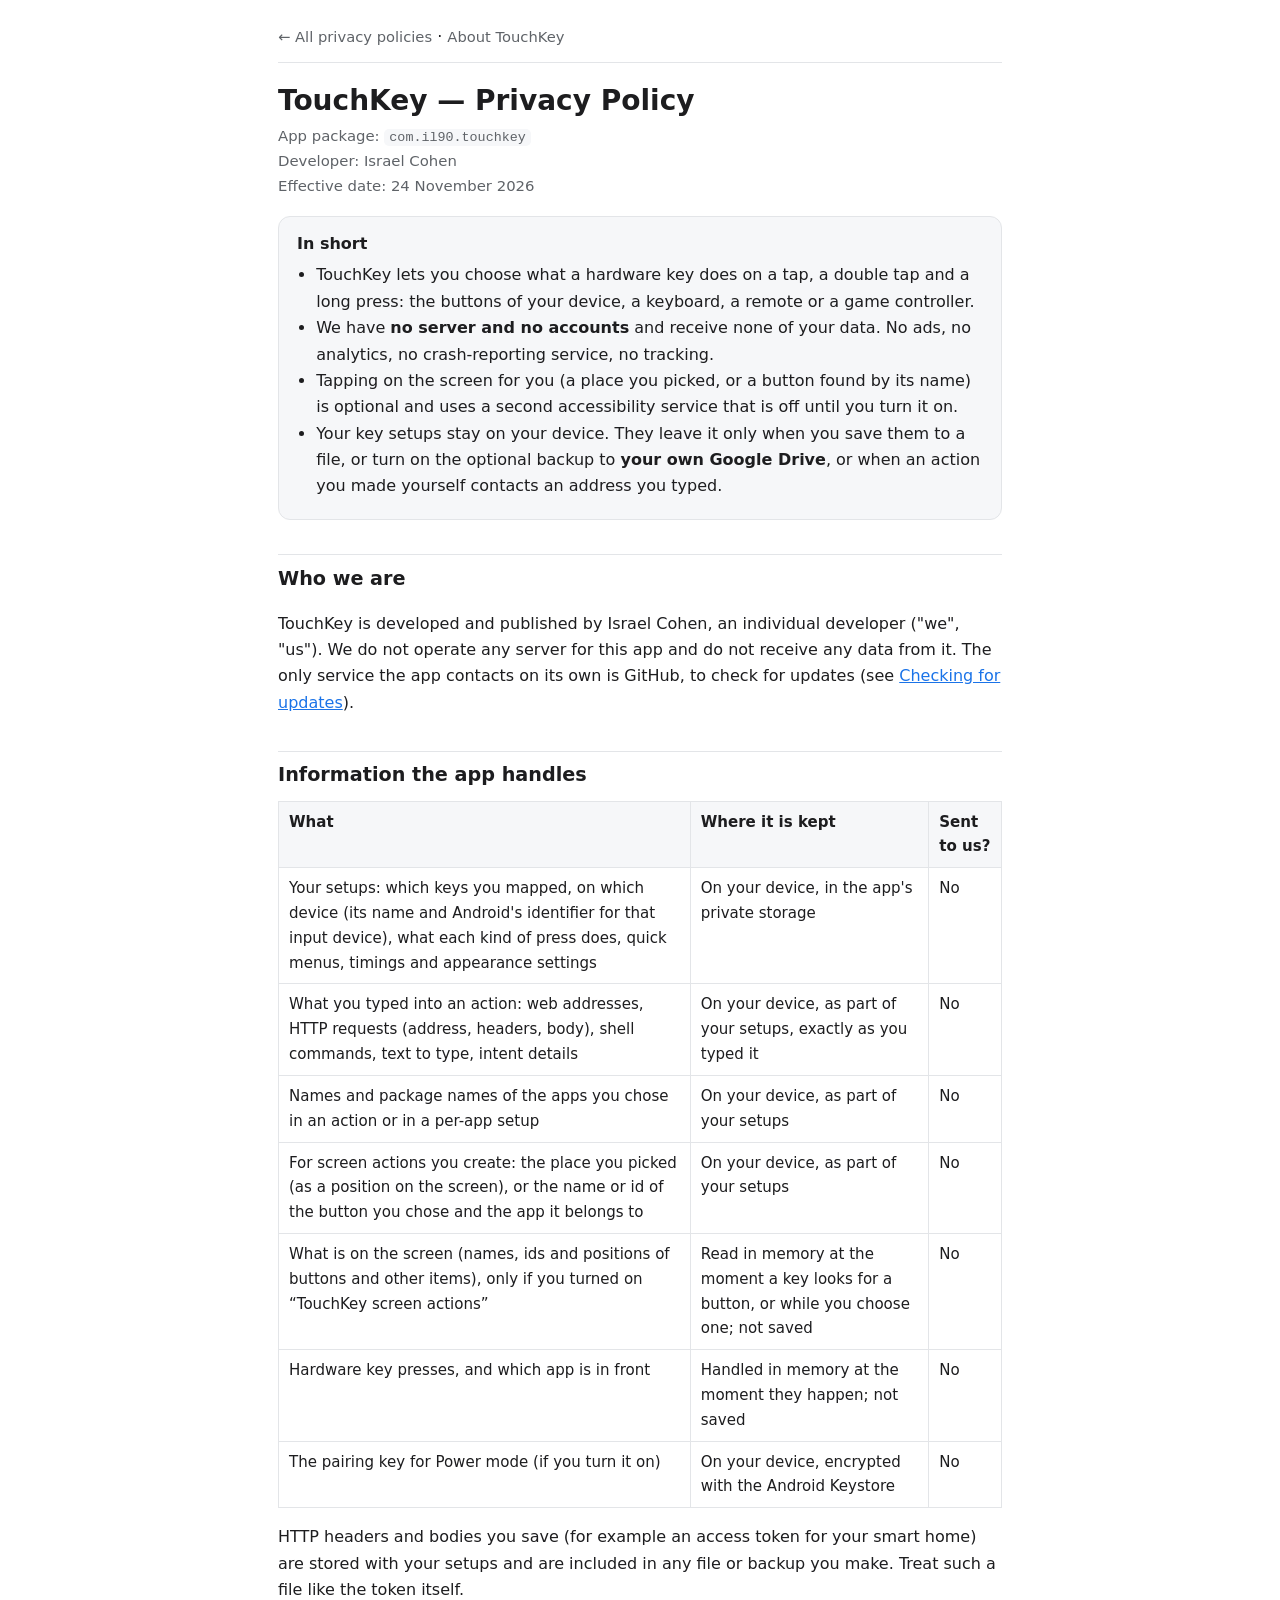
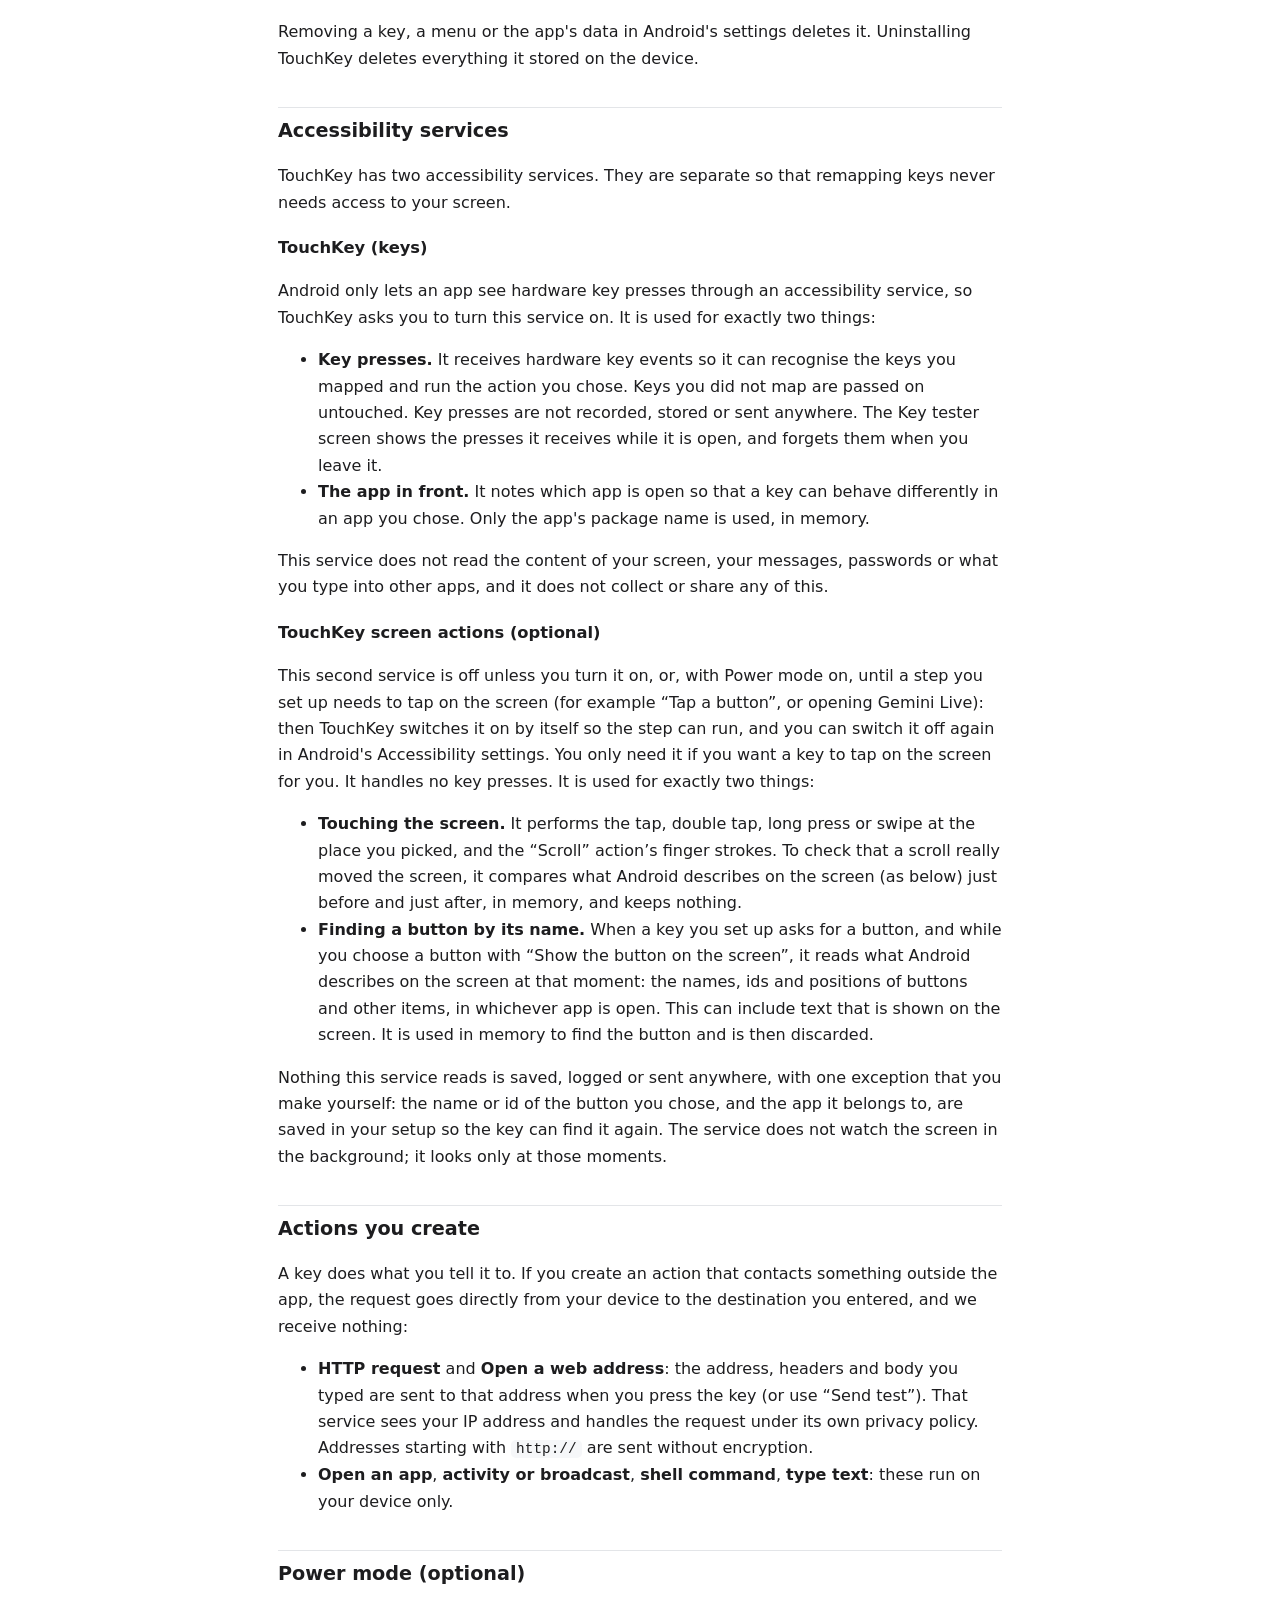
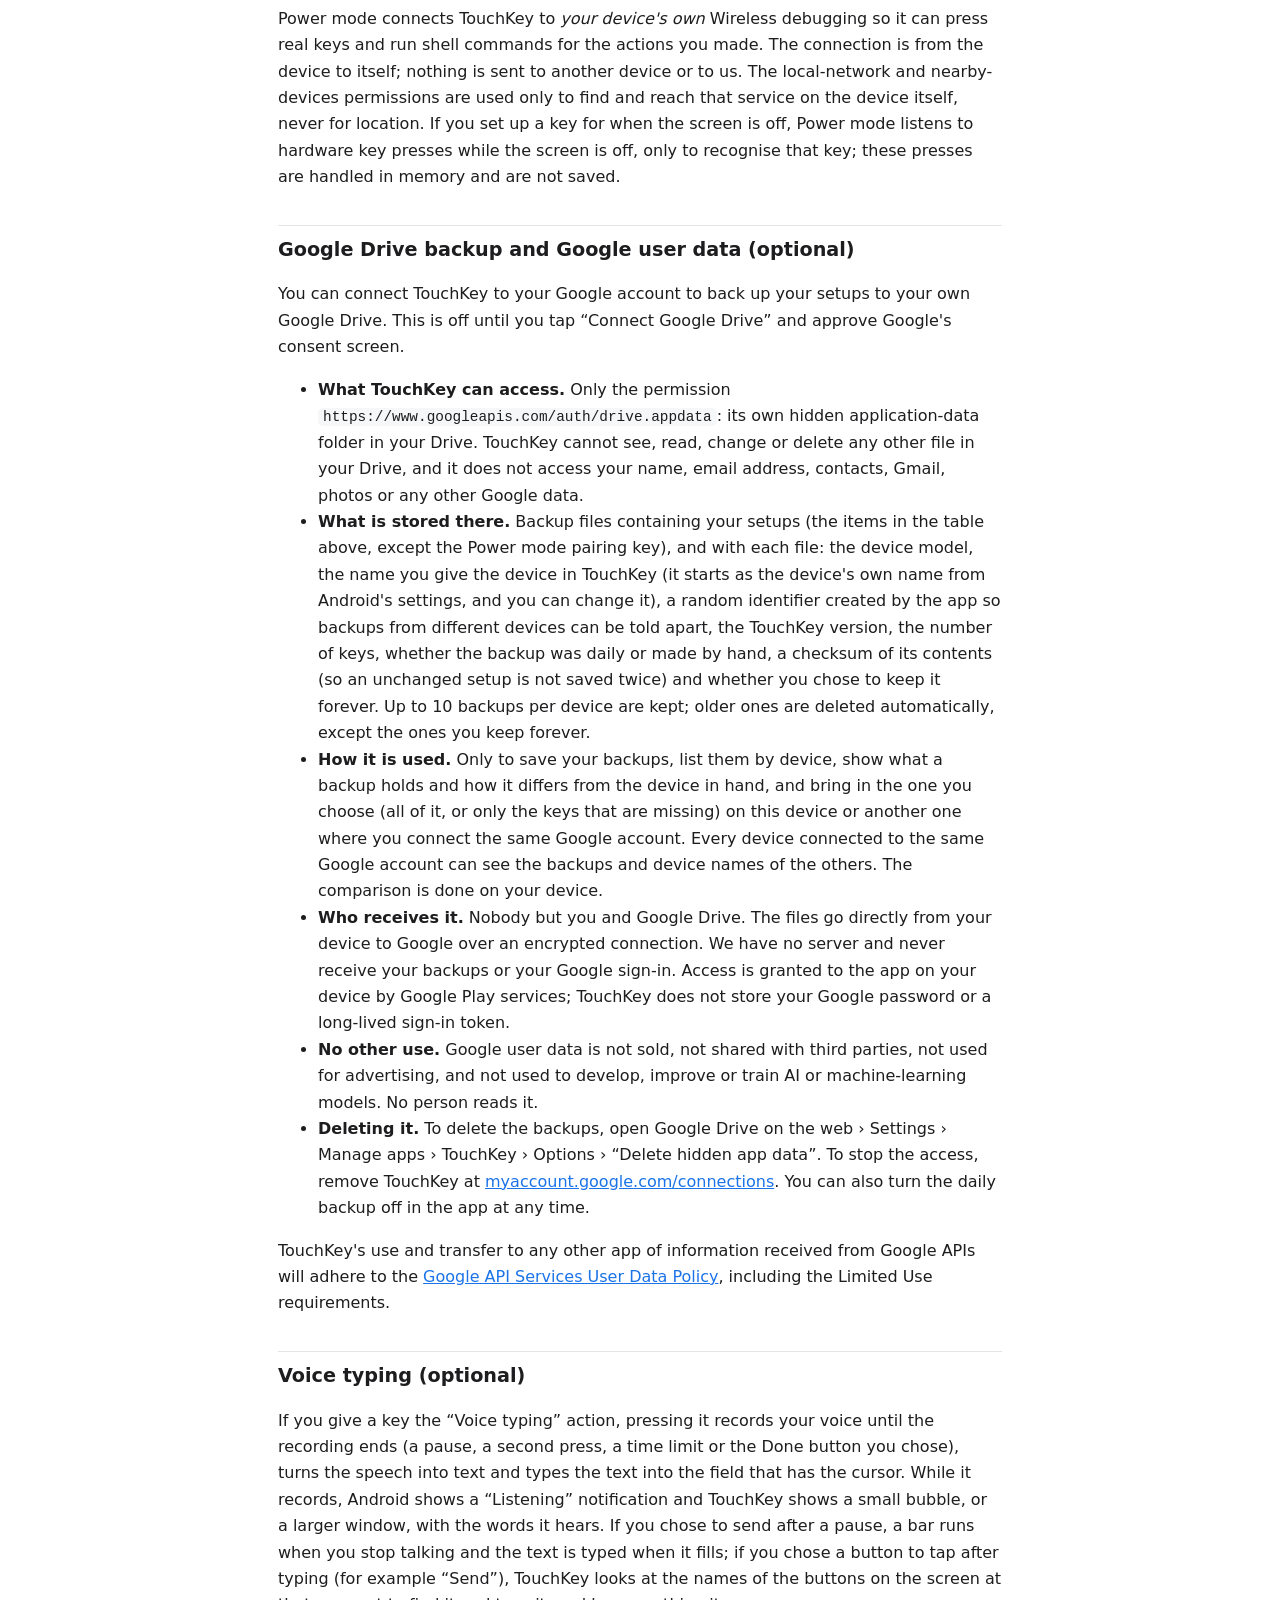
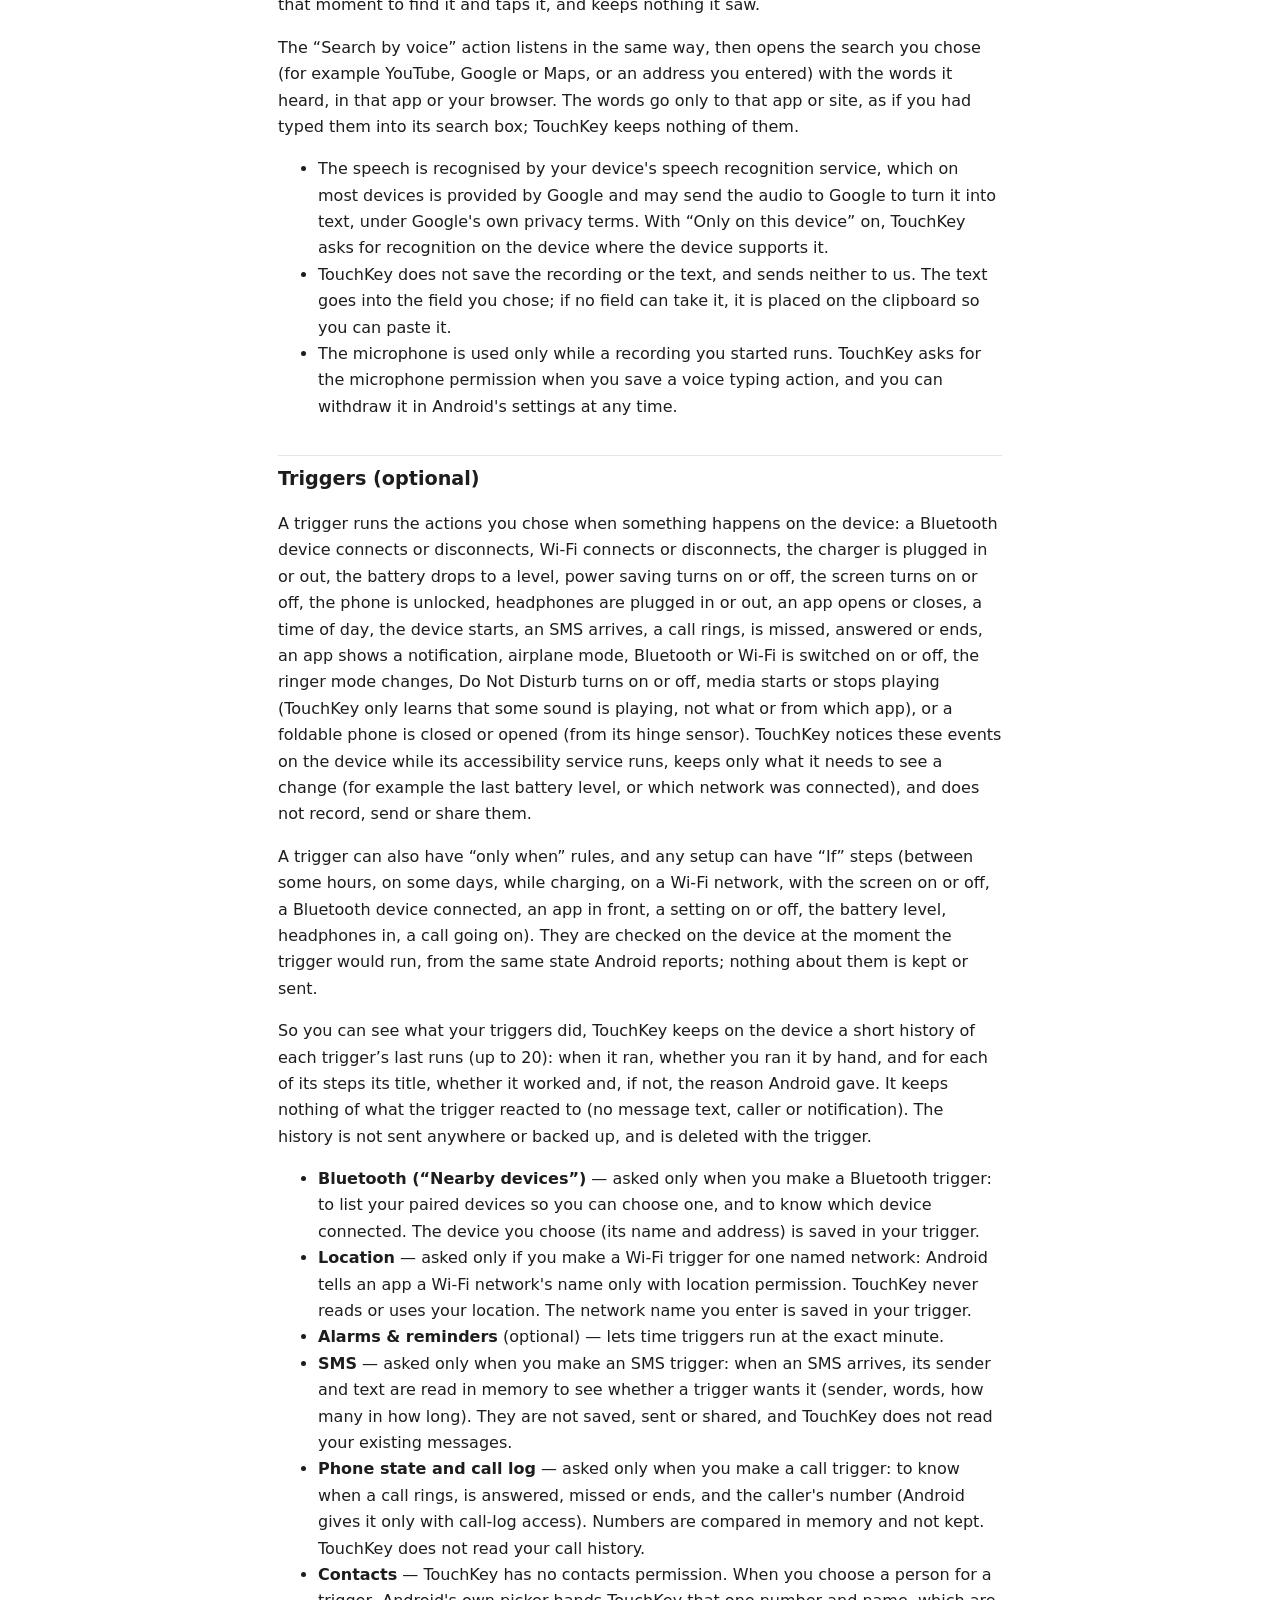
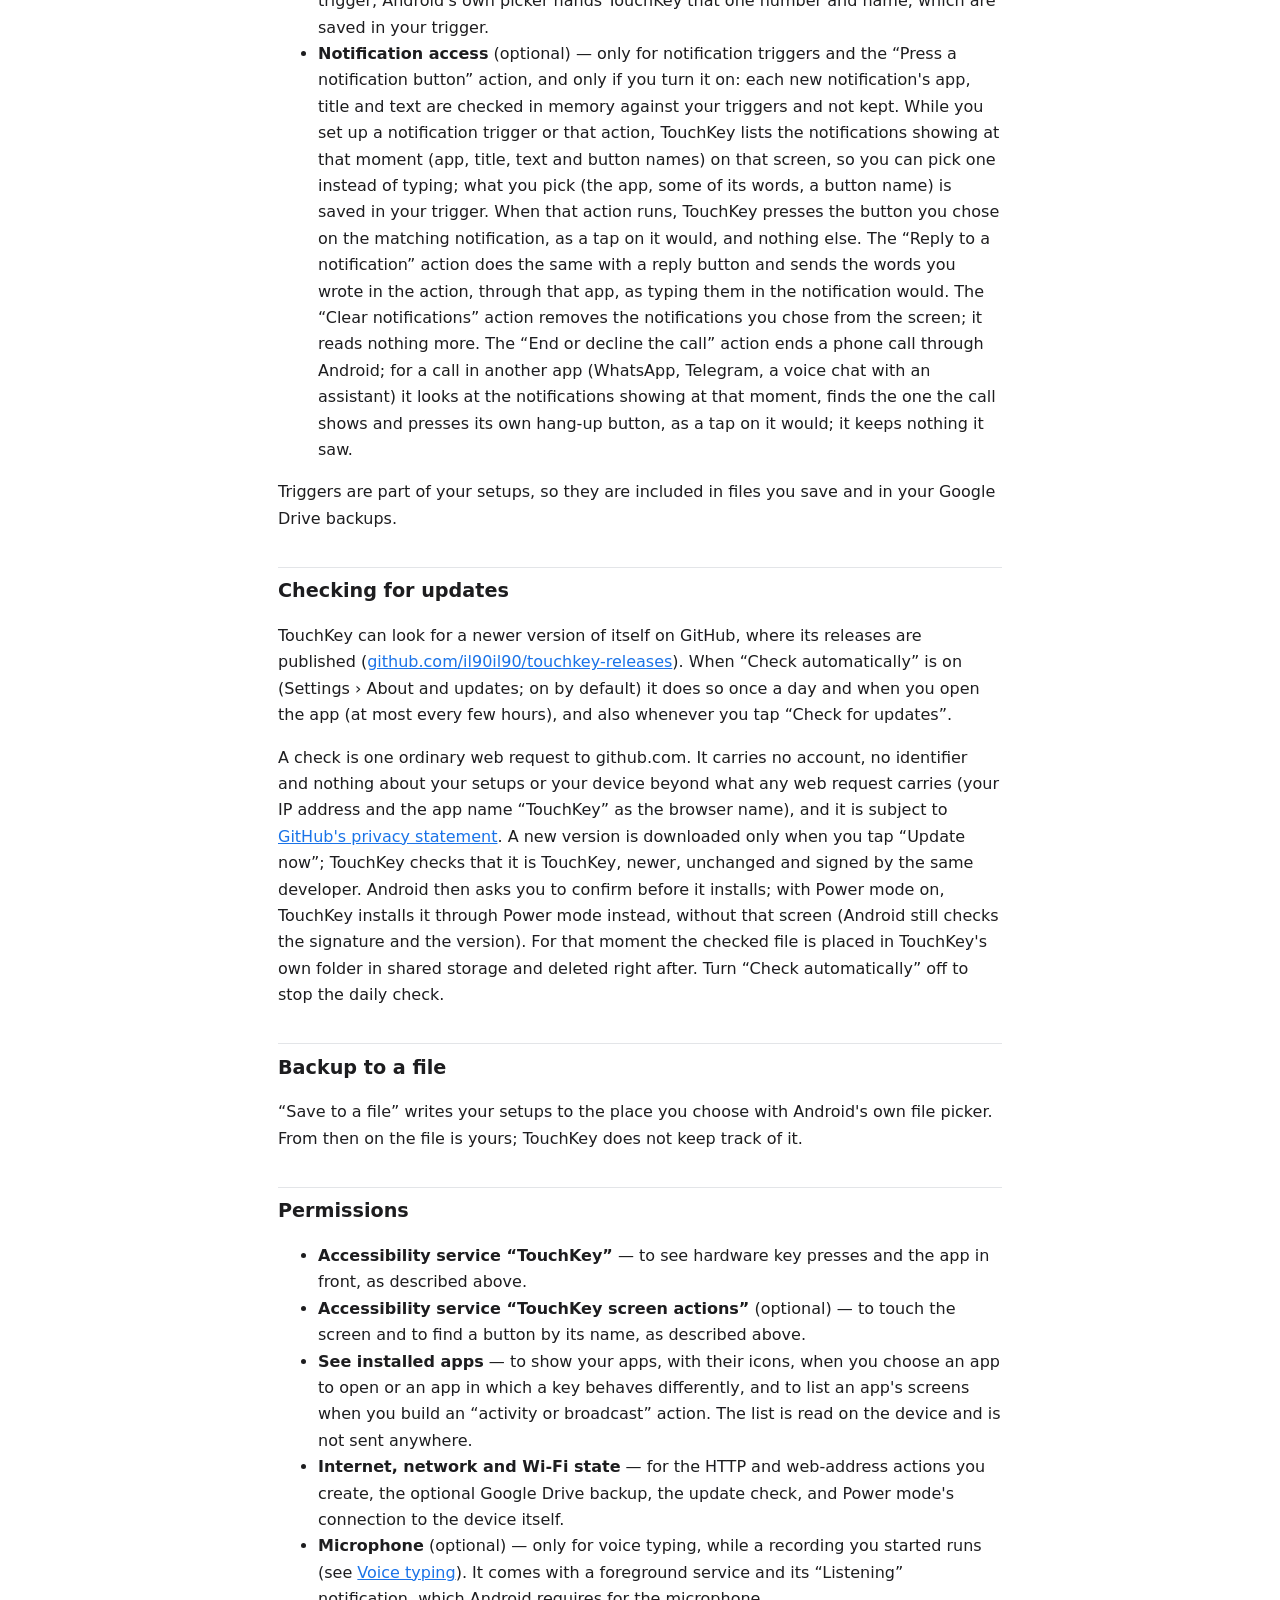
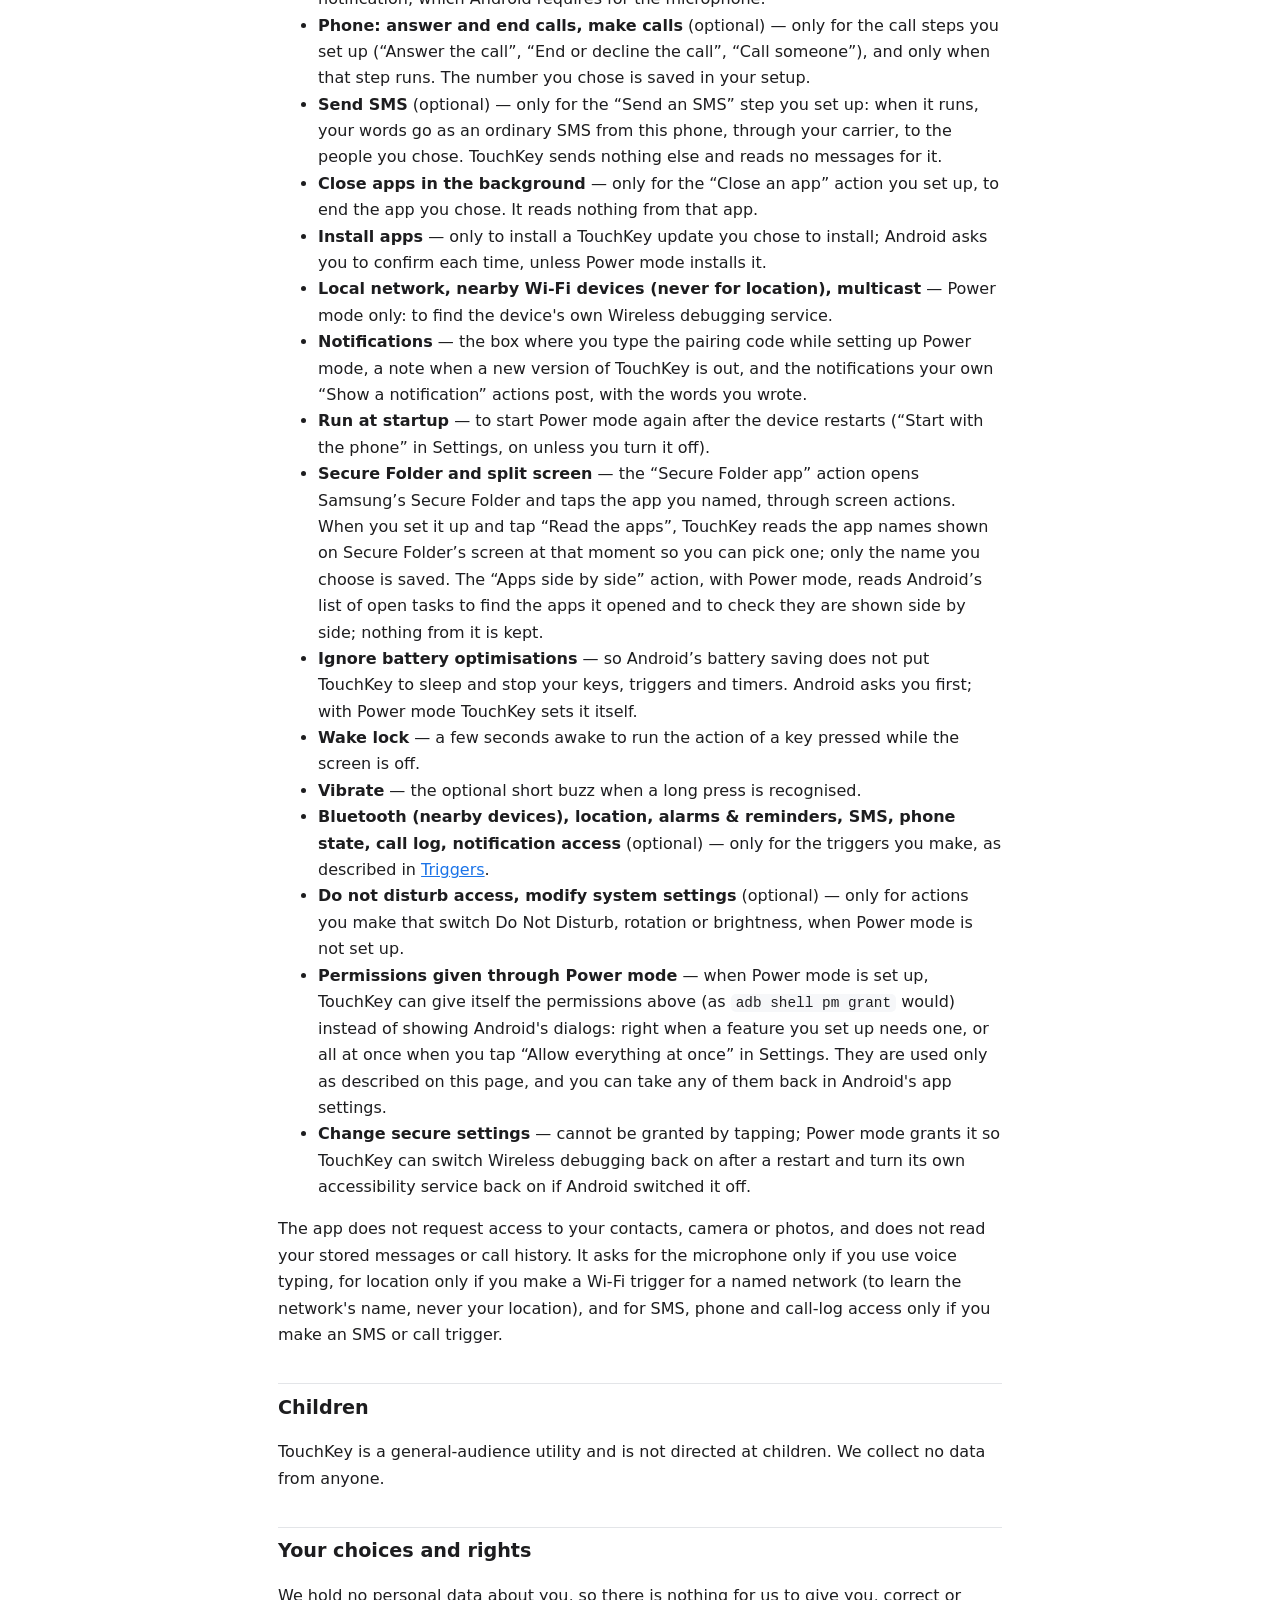
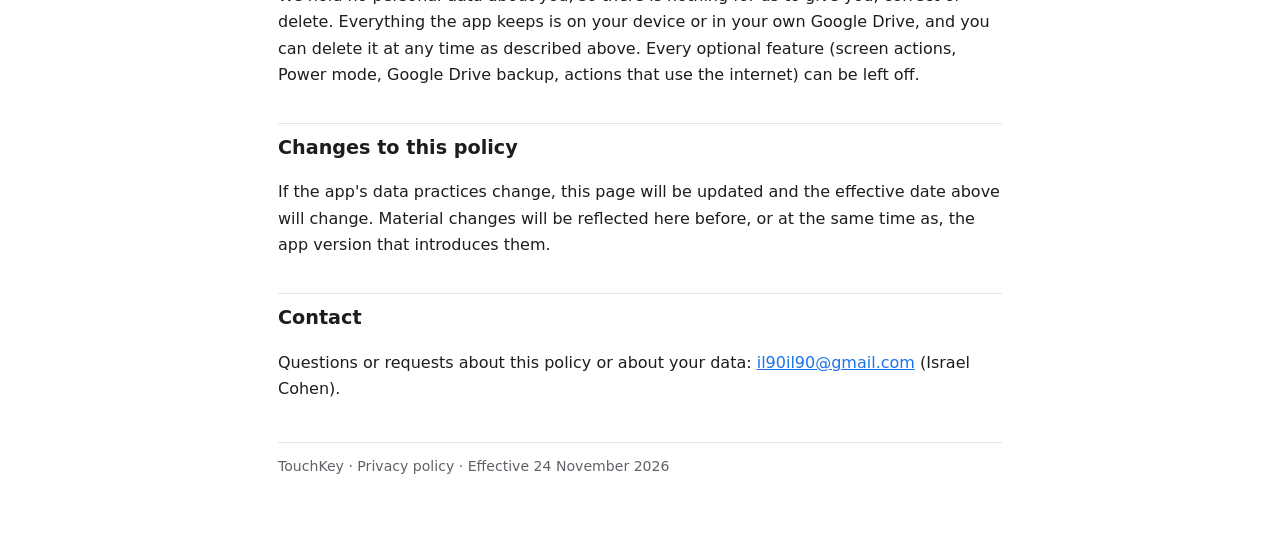
<file: touchkey/index.html>
<!DOCTYPE html>
<html lang="en">
<head>
<meta charset="utf-8">
<meta name="viewport" content="width=device-width,initial-scale=1">
<title>TouchKey &#8212; Privacy Policy</title>
<meta name="description" content="Privacy policy for TouchKey (com.il90.touchkey) by Israel Cohen.">
<link rel="stylesheet" href="../style.css">
</head>
<body>
<main>
<header class="top"><a href="../">&larr; All privacy policies</a> &middot; <a href="about/">About TouchKey</a></header>
<h1>TouchKey &mdash; Privacy Policy</h1>
<p class="meta">App package: <code>com.il90.touchkey</code><br>Developer: Israel Cohen<br>Effective date: 24 November 2026</p>
<div class="summary"><strong>In short</strong>
<ul>
<li>TouchKey lets you choose what a hardware key does on a tap, a double tap and a long press: the buttons of your device, a keyboard, a remote or a game controller.</li>
<li>We have <strong>no server and no accounts</strong> and receive none of your data. No ads, no analytics, no crash-reporting service, no tracking.</li>
<li>Tapping on the screen for you (a place you picked, or a button found by its name) is optional and uses a second accessibility service that is off until you turn it on.</li>
<li>Your key setups stay on your device. They leave it only when you save them to a file, or turn on the optional backup to <strong>your own Google Drive</strong>, or when an action you made yourself contacts an address you typed.</li>
</ul></div>

<h2>Who we are</h2>
<p>TouchKey is developed and published by Israel Cohen, an individual developer ("we", "us"). We do not operate any server for this app and do not receive any data from it. The only service the app contacts on its own is GitHub, to check for updates (see <a href="#updates">Checking for updates</a>).</p>

<h2>Information the app handles</h2>
<div class="table-wrap"><table><thead><tr><th>What</th><th>Where it is kept</th><th>Sent to us?</th></tr></thead><tbody>
<tr><td>Your setups: which keys you mapped, on which device (its name and Android's identifier for that input device), what each kind of press does, quick menus, timings and appearance settings</td><td>On your device, in the app's private storage</td><td>No</td></tr>
<tr><td>What you typed into an action: web addresses, HTTP requests (address, headers, body), shell commands, text to type, intent details</td><td>On your device, as part of your setups, exactly as you typed it</td><td>No</td></tr>
<tr><td>Names and package names of the apps you chose in an action or in a per-app setup</td><td>On your device, as part of your setups</td><td>No</td></tr>
<tr><td>For screen actions you create: the place you picked (as a position on the screen), or the name or id of the button you chose and the app it belongs to</td><td>On your device, as part of your setups</td><td>No</td></tr>
<tr><td>What is on the screen (names, ids and positions of buttons and other items), only if you turned on &ldquo;TouchKey screen actions&rdquo;</td><td>Read in memory at the moment a key looks for a button, or while you choose one; not saved</td><td>No</td></tr>
<tr><td>Hardware key presses, and which app is in front</td><td>Handled in memory at the moment they happen; not saved</td><td>No</td></tr>
<tr><td>The pairing key for Power mode (if you turn it on)</td><td>On your device, encrypted with the Android Keystore</td><td>No</td></tr>
</tbody></table></div>
<p>HTTP headers and bodies you save (for example an access token for your smart home) are stored with your setups and are included in any file or backup you make. Treat such a file like the token itself.</p>
<p>Removing a key, a menu or the app's data in Android's settings deletes it. Uninstalling TouchKey deletes everything it stored on the device.</p>

<h2>Accessibility services</h2>
<p>TouchKey has two accessibility services. They are separate so that remapping keys never needs access to your screen.</p>
<h3>TouchKey (keys)</h3>
<p>Android only lets an app see hardware key presses through an accessibility service, so TouchKey asks you to turn this service on. It is used for exactly two things:</p>
<ul>
<li><strong>Key presses.</strong> It receives hardware key events so it can recognise the keys you mapped and run the action you chose. Keys you did not map are passed on untouched. Key presses are not recorded, stored or sent anywhere. The Key tester screen shows the presses it receives while it is open, and forgets them when you leave it.</li>
<li><strong>The app in front.</strong> It notes which app is open so that a key can behave differently in an app you chose. Only the app's package name is used, in memory.</li>
</ul>
<p>This service does not read the content of your screen, your messages, passwords or what you type into other apps, and it does not collect or share any of this.</p>
<h3 id="screen-actions">TouchKey screen actions (optional)</h3>
<p>This second service is off unless you turn it on, or, with Power mode on, until a step you set up needs to tap on the screen (for example &ldquo;Tap a button&rdquo;, or opening Gemini Live): then TouchKey switches it on by itself so the step can run, and you can switch it off again in Android's Accessibility settings. You only need it if you want a key to tap on the screen for you. It handles no key presses. It is used for exactly two things:</p>
<ul>
<li><strong>Touching the screen.</strong> It performs the tap, double tap, long press or swipe at the place you picked, and the &ldquo;Scroll&rdquo; action&rsquo;s finger strokes. To check that a scroll really moved the screen, it compares what Android describes on the screen (as below) just before and just after, in memory, and keeps nothing.</li>
<li><strong>Finding a button by its name.</strong> When a key you set up asks for a button, and while you choose a button with &ldquo;Show the button on the screen&rdquo;, it reads what Android describes on the screen at that moment: the names, ids and positions of buttons and other items, in whichever app is open. This can include text that is shown on the screen. It is used in memory to find the button and is then discarded.</li>
</ul>
<p>Nothing this service reads is saved, logged or sent anywhere, with one exception that you make yourself: the name or id of the button you chose, and the app it belongs to, are saved in your setup so the key can find it again. The service does not watch the screen in the background; it looks only at those moments.</p>

<h2>Actions you create</h2>
<p>A key does what you tell it to. If you create an action that contacts something outside the app, the request goes directly from your device to the destination you entered, and we receive nothing:</p>
<ul>
<li><strong>HTTP request</strong> and <strong>Open a web address</strong>: the address, headers and body you typed are sent to that address when you press the key (or use &ldquo;Send test&rdquo;). That service sees your IP address and handles the request under its own privacy policy. Addresses starting with <code>http://</code> are sent without encryption.</li>
<li><strong>Open an app</strong>, <strong>activity or broadcast</strong>, <strong>shell command</strong>, <strong>type text</strong>: these run on your device only.</li>
</ul>

<h2>Power mode (optional)</h2>
<p>Power mode connects TouchKey to <em>your device's own</em> Wireless debugging so it can press real keys and run shell commands for the actions you made. The connection is from the device to itself; nothing is sent to another device or to us. The local-network and nearby-devices permissions are used only to find and reach that service on the device itself, never for location. If you set up a key for when the screen is off, Power mode listens to hardware key presses while the screen is off, only to recognise that key; these presses are handled in memory and are not saved.</p>

<h2 id="google-drive">Google Drive backup and Google user data (optional)</h2>
<p>You can connect TouchKey to your Google account to back up your setups to your own Google Drive. This is off until you tap &ldquo;Connect Google Drive&rdquo; and approve Google's consent screen.</p>
<ul>
<li><strong>What TouchKey can access.</strong> Only the permission <code>https://www.googleapis.com/auth/drive.appdata</code>: its own hidden application-data folder in your Drive. TouchKey cannot see, read, change or delete any other file in your Drive, and it does not access your name, email address, contacts, Gmail, photos or any other Google data.</li>
<li><strong>What is stored there.</strong> Backup files containing your setups (the items in the table above, except the Power mode pairing key), and with each file: the device model, the name you give the device in TouchKey (it starts as the device's own name from Android's settings, and you can change it), a random identifier created by the app so backups from different devices can be told apart, the TouchKey version, the number of keys, whether the backup was daily or made by hand, a checksum of its contents (so an unchanged setup is not saved twice) and whether you chose to keep it forever. Up to 10 backups per device are kept; older ones are deleted automatically, except the ones you keep forever.</li>
<li><strong>How it is used.</strong> Only to save your backups, list them by device, show what a backup holds and how it differs from the device in hand, and bring in the one you choose (all of it, or only the keys that are missing) on this device or another one where you connect the same Google account. Every device connected to the same Google account can see the backups and device names of the others. The comparison is done on your device.</li>
<li><strong>Who receives it.</strong> Nobody but you and Google Drive. The files go directly from your device to Google over an encrypted connection. We have no server and never receive your backups or your Google sign-in. Access is granted to the app on your device by Google Play services; TouchKey does not store your Google password or a long-lived sign-in token.</li>
<li><strong>No other use.</strong> Google user data is not sold, not shared with third parties, not used for advertising, and not used to develop, improve or train AI or machine-learning models. No person reads it.</li>
<li><strong>Deleting it.</strong> To delete the backups, open Google Drive on the web &rsaquo; Settings &rsaquo; Manage apps &rsaquo; TouchKey &rsaquo; Options &rsaquo; &ldquo;Delete hidden app data&rdquo;. To stop the access, remove TouchKey at <a href="https://myaccount.google.com/connections">myaccount.google.com/connections</a>. You can also turn the daily backup off in the app at any time.</li>
</ul>
<p>TouchKey's use and transfer to any other app of information received from Google APIs will adhere to the <a href="https://developers.google.com/terms/api-services-user-data-policy">Google API Services User Data Policy</a>, including the Limited Use requirements.</p>

<h2 id="voice">Voice typing (optional)</h2>
<p>If you give a key the &ldquo;Voice typing&rdquo; action, pressing it records your voice until the recording ends (a pause, a second press, a time limit or the Done button you chose), turns the speech into text and types the text into the field that has the cursor. While it records, Android shows a &ldquo;Listening&rdquo; notification and TouchKey shows a small bubble, or a larger window, with the words it hears. If you chose to send after a pause, a bar runs when you stop talking and the text is typed when it fills; if you chose a button to tap after typing (for example &ldquo;Send&rdquo;), TouchKey looks at the names of the buttons on the screen at that moment to find it and taps it, and keeps nothing it saw.</p>
<p>The &ldquo;Search by voice&rdquo; action listens in the same way, then opens the search you chose (for example YouTube, Google or Maps, or an address you entered) with the words it heard, in that app or your browser. The words go only to that app or site, as if you had typed them into its search box; TouchKey keeps nothing of them.</p>
<ul>
<li>The speech is recognised by your device's speech recognition service, which on most devices is provided by Google and may send the audio to Google to turn it into text, under Google's own privacy terms. With &ldquo;Only on this device&rdquo; on, TouchKey asks for recognition on the device where the device supports it.</li>
<li>TouchKey does not save the recording or the text, and sends neither to us. The text goes into the field you chose; if no field can take it, it is placed on the clipboard so you can paste it.</li>
<li>The microphone is used only while a recording you started runs. TouchKey asks for the microphone permission when you save a voice typing action, and you can withdraw it in Android's settings at any time.</li>
</ul>

<h2 id="triggers">Triggers (optional)</h2>
<p>A trigger runs the actions you chose when something happens on the device: a Bluetooth device connects or disconnects, Wi-Fi connects or disconnects, the charger is plugged in or out, the battery drops to a level, power saving turns on or off, the screen turns on or off, the phone is unlocked, headphones are plugged in or out, an app opens or closes, a time of day, the device starts, an SMS arrives, a call rings, is missed, answered or ends, an app shows a notification, airplane mode, Bluetooth or Wi-Fi is switched on or off, the ringer mode changes, Do Not Disturb turns on or off, media starts or stops playing (TouchKey only learns that some sound is playing, not what or from which app), or a foldable phone is closed or opened (from its hinge sensor). TouchKey notices these events on the device while its accessibility service runs, keeps only what it needs to see a change (for example the last battery level, or which network was connected), and does not record, send or share them.</p>
<p>A trigger can also have &ldquo;only when&rdquo; rules, and any setup can have &ldquo;If&rdquo; steps (between some hours, on some days, while charging, on a Wi-Fi network, with the screen on or off, a Bluetooth device connected, an app in front, a setting on or off, the battery level, headphones in, a call going on). They are checked on the device at the moment the trigger would run, from the same state Android reports; nothing about them is kept or sent.</p>
<p>So you can see what your triggers did, TouchKey keeps on the device a short history of each trigger&rsquo;s last runs (up to 20): when it ran, whether you ran it by hand, and for each of its steps its title, whether it worked and, if not, the reason Android gave. It keeps nothing of what the trigger reacted to (no message text, caller or notification). The history is not sent anywhere or backed up, and is deleted with the trigger.</p>
<ul>
<li><strong>Bluetooth (&ldquo;Nearby devices&rdquo;)</strong> &mdash; asked only when you make a Bluetooth trigger: to list your paired devices so you can choose one, and to know which device connected. The device you choose (its name and address) is saved in your trigger.</li>
<li><strong>Location</strong> &mdash; asked only if you make a Wi-Fi trigger for one named network: Android tells an app a Wi-Fi network's name only with location permission. TouchKey never reads or uses your location. The network name you enter is saved in your trigger.</li>
<li><strong>Alarms &amp; reminders</strong> (optional) &mdash; lets time triggers run at the exact minute.</li>
<li><strong>SMS</strong> &mdash; asked only when you make an SMS trigger: when an SMS arrives, its sender and text are read in memory to see whether a trigger wants it (sender, words, how many in how long). They are not saved, sent or shared, and TouchKey does not read your existing messages.</li>
<li><strong>Phone state and call log</strong> &mdash; asked only when you make a call trigger: to know when a call rings, is answered, missed or ends, and the caller's number (Android gives it only with call-log access). Numbers are compared in memory and not kept. TouchKey does not read your call history.</li>
<li><strong>Contacts</strong> &mdash; TouchKey has no contacts permission. When you choose a person for a trigger, Android's own picker hands TouchKey that one number and name, which are saved in your trigger.</li>
<li><strong>Notification access</strong> (optional) &mdash; only for notification triggers and the &ldquo;Press a notification button&rdquo; action, and only if you turn it on: each new notification's app, title and text are checked in memory against your triggers and not kept. While you set up a notification trigger or that action, TouchKey lists the notifications showing at that moment (app, title, text and button names) on that screen, so you can pick one instead of typing; what you pick (the app, some of its words, a button name) is saved in your trigger. When that action runs, TouchKey presses the button you chose on the matching notification, as a tap on it would, and nothing else. The &ldquo;Reply to a notification&rdquo; action does the same with a reply button and sends the words you wrote in the action, through that app, as typing them in the notification would. The &ldquo;Clear notifications&rdquo; action removes the notifications you chose from the screen; it reads nothing more. The &ldquo;End or decline the call&rdquo; action ends a phone call through Android; for a call in another app (WhatsApp, Telegram, a voice chat with an assistant) it looks at the notifications showing at that moment, finds the one the call shows and presses its own hang-up button, as a tap on it would; it keeps nothing it saw.</li>
</ul>
<p>Triggers are part of your setups, so they are included in files you save and in your Google Drive backups.</p>

<h2 id="updates">Checking for updates</h2>
<p>TouchKey can look for a newer version of itself on GitHub, where its releases are published (<a href="https://github.com/il90il90/touchkey-releases/releases">github.com/il90il90/touchkey-releases</a>). When &ldquo;Check automatically&rdquo; is on (Settings &rsaquo; About and updates; on by default) it does so once a day and when you open the app (at most every few hours), and also whenever you tap &ldquo;Check for updates&rdquo;.</p>
<p>A check is one ordinary web request to github.com. It carries no account, no identifier and nothing about your setups or your device beyond what any web request carries (your IP address and the app name &ldquo;TouchKey&rdquo; as the browser name), and it is subject to <a href="https://docs.github.com/en/site-policy/privacy-policies/github-general-privacy-statement">GitHub's privacy statement</a>. A new version is downloaded only when you tap &ldquo;Update now&rdquo;; TouchKey checks that it is TouchKey, newer, unchanged and signed by the same developer. Android then asks you to confirm before it installs; with Power mode on, TouchKey installs it through Power mode instead, without that screen (Android still checks the signature and the version). For that moment the checked file is placed in TouchKey's own folder in shared storage and deleted right after. Turn &ldquo;Check automatically&rdquo; off to stop the daily check.</p>

<h2>Backup to a file</h2>
<p>&ldquo;Save to a file&rdquo; writes your setups to the place you choose with Android's own file picker. From then on the file is yours; TouchKey does not keep track of it.</p>

<h2>Permissions</h2>
<ul>
<li><strong>Accessibility service &ldquo;TouchKey&rdquo;</strong> &mdash; to see hardware key presses and the app in front, as described above.</li>
<li><strong>Accessibility service &ldquo;TouchKey screen actions&rdquo;</strong> (optional) &mdash; to touch the screen and to find a button by its name, as described above.</li>
<li><strong>See installed apps</strong> &mdash; to show your apps, with their icons, when you choose an app to open or an app in which a key behaves differently, and to list an app's screens when you build an &ldquo;activity or broadcast&rdquo; action. The list is read on the device and is not sent anywhere.</li>
<li><strong>Internet, network and Wi-Fi state</strong> &mdash; for the HTTP and web-address actions you create, the optional Google Drive backup, the update check, and Power mode's connection to the device itself.</li>
<li><strong>Microphone</strong> (optional) &mdash; only for voice typing, while a recording you started runs (see <a href="#voice">Voice typing</a>). It comes with a foreground service and its &ldquo;Listening&rdquo; notification, which Android requires for the microphone.</li>
<li><strong>Phone: answer and end calls, make calls</strong> (optional) &mdash; only for the call steps you set up (&ldquo;Answer the call&rdquo;, &ldquo;End or decline the call&rdquo;, &ldquo;Call someone&rdquo;), and only when that step runs. The number you chose is saved in your setup.</li>
<li><strong>Send SMS</strong> (optional) &mdash; only for the &ldquo;Send an SMS&rdquo; step you set up: when it runs, your words go as an ordinary SMS from this phone, through your carrier, to the people you chose. TouchKey sends nothing else and reads no messages for it.</li>
<li><strong>Close apps in the background</strong> &mdash; only for the &ldquo;Close an app&rdquo; action you set up, to end the app you chose. It reads nothing from that app.</li>
<li><strong>Install apps</strong> &mdash; only to install a TouchKey update you chose to install; Android asks you to confirm each time, unless Power mode installs it.</li>
<li><strong>Local network, nearby Wi-Fi devices (never for location), multicast</strong> &mdash; Power mode only: to find the device's own Wireless debugging service.</li>
<li><strong>Notifications</strong> &mdash; the box where you type the pairing code while setting up Power mode, a note when a new version of TouchKey is out, and the notifications your own &ldquo;Show a notification&rdquo; actions post, with the words you wrote.</li>
<li><strong>Run at startup</strong> &mdash; to start Power mode again after the device restarts (&ldquo;Start with the phone&rdquo; in Settings, on unless you turn it off).</li>
<li><strong>Secure Folder and split screen</strong> &mdash; the &ldquo;Secure Folder app&rdquo; action opens Samsung&rsquo;s Secure Folder and taps the app you named, through screen actions. When you set it up and tap &ldquo;Read the apps&rdquo;, TouchKey reads the app names shown on Secure Folder&rsquo;s screen at that moment so you can pick one; only the name you choose is saved. The &ldquo;Apps side by side&rdquo; action, with Power mode, reads Android&rsquo;s list of open tasks to find the apps it opened and to check they are shown side by side; nothing from it is kept.</li>
<li><strong>Ignore battery optimisations</strong> &mdash; so Android&rsquo;s battery saving does not put TouchKey to sleep and stop your keys, triggers and timers. Android asks you first; with Power mode TouchKey sets it itself.</li>
<li><strong>Wake lock</strong> &mdash; a few seconds awake to run the action of a key pressed while the screen is off.</li>
<li><strong>Vibrate</strong> &mdash; the optional short buzz when a long press is recognised.</li>
<li><strong>Bluetooth (nearby devices), location, alarms &amp; reminders, SMS, phone state, call log, notification access</strong> (optional) &mdash; only for the triggers you make, as described in <a href="#triggers">Triggers</a>.</li>
<li><strong>Do not disturb access, modify system settings</strong> (optional) &mdash; only for actions you make that switch Do Not Disturb, rotation or brightness, when Power mode is not set up.</li>
<li><strong>Permissions given through Power mode</strong> &mdash; when Power mode is set up, TouchKey can give itself the permissions above (as <code>adb shell pm grant</code> would) instead of showing Android's dialogs: right when a feature you set up needs one, or all at once when you tap &ldquo;Allow everything at once&rdquo; in Settings. They are used only as described on this page, and you can take any of them back in Android's app settings.</li>
<li><strong>Change secure settings</strong> &mdash; cannot be granted by tapping; Power mode grants it so TouchKey can switch Wireless debugging back on after a restart and turn its own accessibility service back on if Android switched it off.</li>
</ul>
<p>The app does not request access to your contacts, camera or photos, and does not read your stored messages or call history. It asks for the microphone only if you use voice typing, for location only if you make a Wi-Fi trigger for a named network (to learn the network's name, never your location), and for SMS, phone and call-log access only if you make an SMS or call trigger.</p>

<h2>Children</h2>
<p>TouchKey is a general-audience utility and is not directed at children. We collect no data from anyone.</p>

<h2>Your choices and rights</h2>
<p>We hold no personal data about you, so there is nothing for us to give you, correct or delete. Everything the app keeps is on your device or in your own Google Drive, and you can delete it at any time as described above. Every optional feature (screen actions, Power mode, Google Drive backup, actions that use the internet) can be left off.</p>

<h2>Changes to this policy</h2>
<p>If the app's data practices change, this page will be updated and the effective date above will change. Material changes will be reflected here before, or at the same time as, the app version that introduces them.</p>
<h2>Contact</h2>
<p>Questions or requests about this policy or about your data: <a href="mailto:il90il90@gmail.com">il90il90@gmail.com</a> (Israel Cohen).</p>
<footer>TouchKey &middot; Privacy policy &middot; Effective 24 November 2026</footer>
</main>
</body>
</html>
</file>
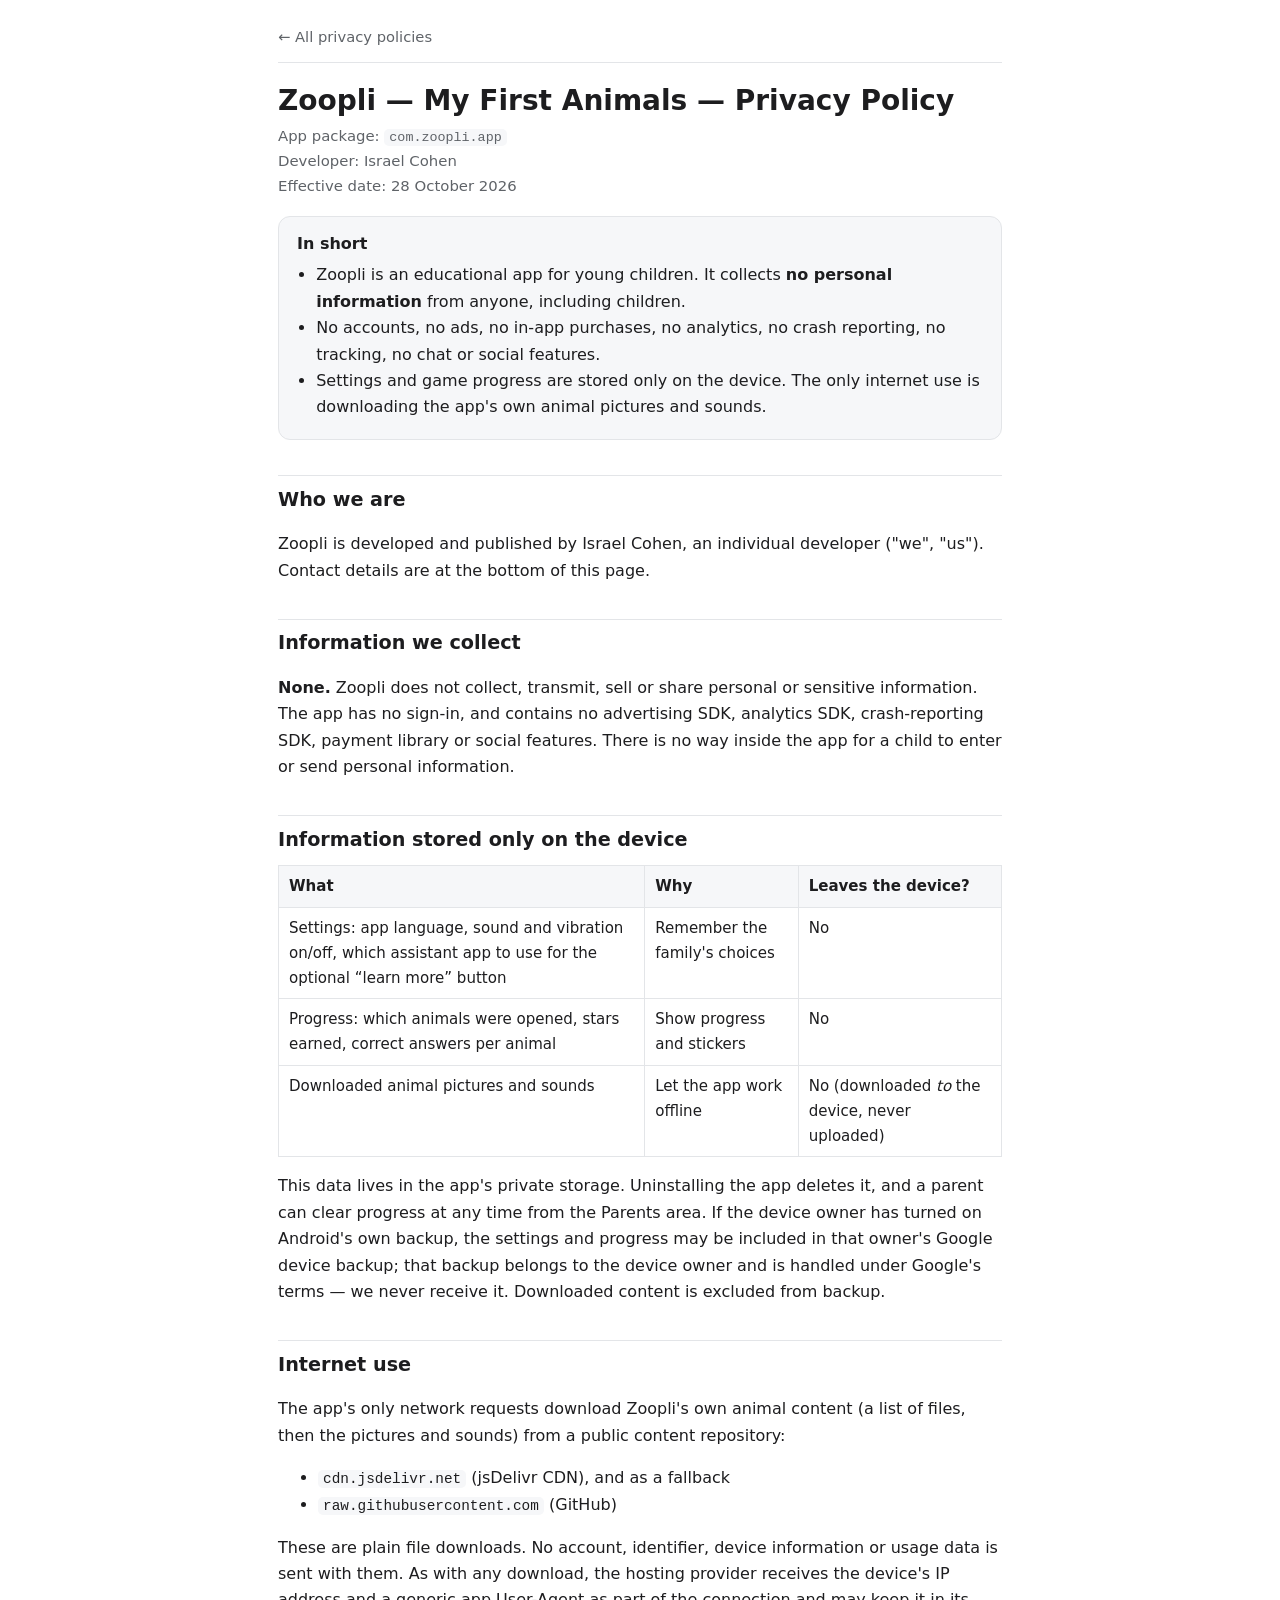
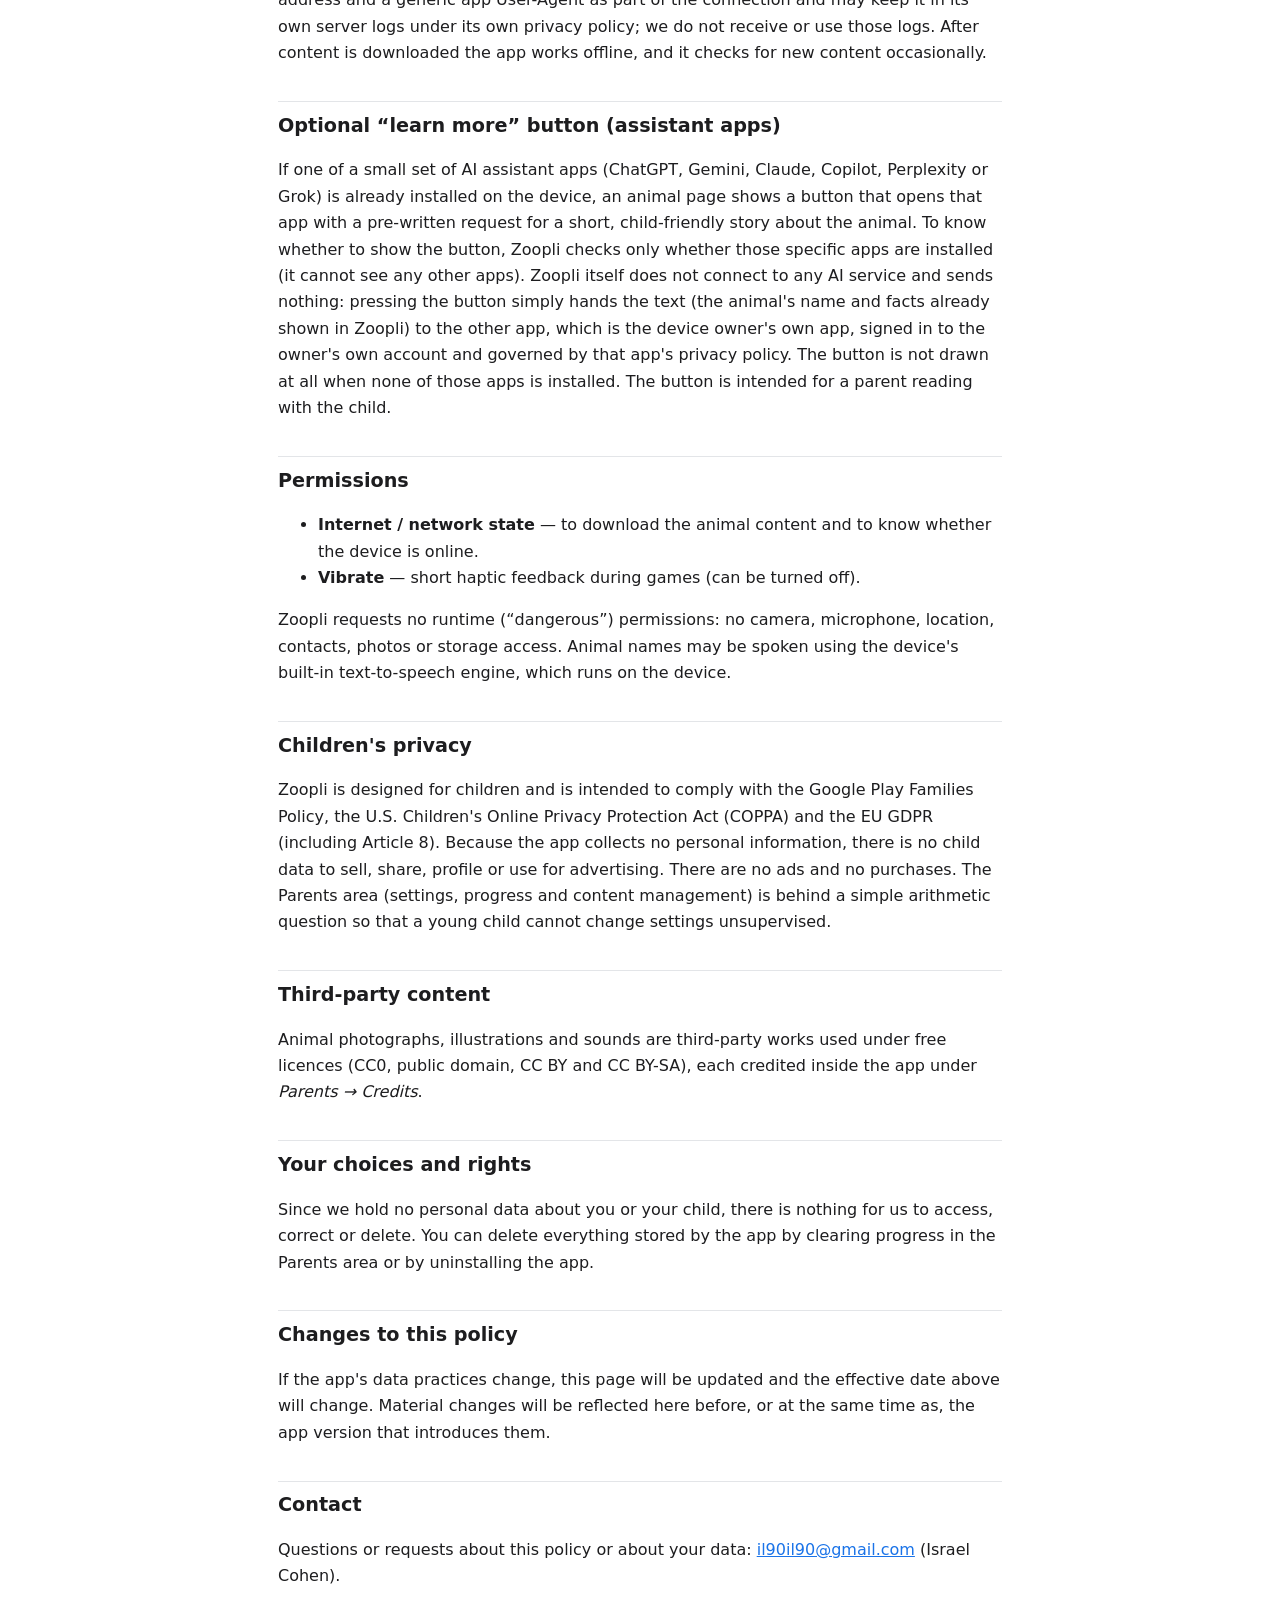
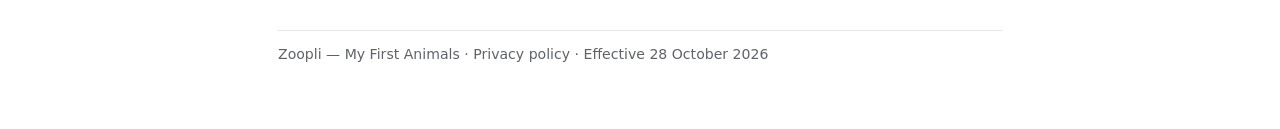
<file: zoopli/index.html>
<!DOCTYPE html>
<html lang="en">
<head>
<meta charset="utf-8">
<meta name="viewport" content="width=device-width,initial-scale=1">
<title>Zoopli &#8212; Privacy Policy</title>
<meta name="description" content="Privacy policy for Zoopli &#8212; My First Animals (com.zoopli.app) by Israel Cohen.">
<link rel="stylesheet" href="../style.css">
</head>
<body>
<main>
<header class="top"><a href="../">&larr; All privacy policies</a></header>
<h1>Zoopli &#8212; My First Animals &mdash; Privacy Policy</h1>
<p class="meta">App package: <code>com.zoopli.app</code><br>Developer: Israel Cohen<br>Effective date: 28 October 2026</p>
<div class="summary"><strong>In short</strong>
<ul>
<li>Zoopli is an educational app for young children. It collects <strong>no personal information</strong> from anyone, including children.</li>
<li>No accounts, no ads, no in-app purchases, no analytics, no crash reporting, no tracking, no chat or social features.</li>
<li>Settings and game progress are stored only on the device. The only internet use is downloading the app's own animal pictures and sounds.</li>
</ul></div>

<h2>Who we are</h2>
<p>Zoopli is developed and published by Israel Cohen, an individual developer ("we", "us"). Contact details are at the bottom of this page.</p>

<h2>Information we collect</h2>
<p><strong>None.</strong> Zoopli does not collect, transmit, sell or share personal or sensitive information. The app has no sign-in, and contains no advertising SDK, analytics SDK, crash-reporting SDK, payment library or social features. There is no way inside the app for a child to enter or send personal information.</p>

<h2>Information stored only on the device</h2>
<div class="table-wrap"><table><thead><tr><th>What</th><th>Why</th><th>Leaves the device?</th></tr></thead><tbody><tr><td>Settings: app language, sound and vibration on/off, which assistant app to use for the optional &#8220;learn more&#8221; button</td><td>Remember the family's choices</td><td>No</td></tr><tr><td>Progress: which animals were opened, stars earned, correct answers per animal</td><td>Show progress and stickers</td><td>No</td></tr><tr><td>Downloaded animal pictures and sounds</td><td>Let the app work offline</td><td>No (downloaded <em>to</em> the device, never uploaded)</td></tr></tbody></table></div>
<p>This data lives in the app's private storage. Uninstalling the app deletes it, and a parent can clear progress at any time from the Parents area. If the device owner has turned on Android's own backup, the settings and progress may be included in that owner's Google device backup; that backup belongs to the device owner and is handled under Google's terms &mdash; we never receive it. Downloaded content is excluded from backup.</p>

<h2>Internet use</h2>
<p>The app's only network requests download Zoopli's own animal content (a list of files, then the pictures and sounds) from a public content repository:</p>
<ul>
<li><code>cdn.jsdelivr.net</code> (jsDelivr CDN), and as a fallback</li>
<li><code>raw.githubusercontent.com</code> (GitHub)</li>
</ul>
<p>These are plain file downloads. No account, identifier, device information or usage data is sent with them. As with any download, the hosting provider receives the device's IP address and a generic app User-Agent as part of the connection and may keep it in its own server logs under its own privacy policy; we do not receive or use those logs. After content is downloaded the app works offline, and it checks for new content occasionally.</p>

<h2>Optional &ldquo;learn more&rdquo; button (assistant apps)</h2>
<p>If one of a small set of AI assistant apps (ChatGPT, Gemini, Claude, Copilot, Perplexity or Grok) is already installed on the device, an animal page shows a button that opens that app with a pre-written request for a short, child-friendly story about the animal. To know whether to show the button, Zoopli checks only whether those specific apps are installed (it cannot see any other apps). Zoopli itself does not connect to any AI service and sends nothing: pressing the button simply hands the text (the animal's name and facts already shown in Zoopli) to the other app, which is the device owner's own app, signed in to the owner's own account and governed by that app's privacy policy. The button is not drawn at all when none of those apps is installed. The button is intended for a parent reading with the child.</p>

<h2>Permissions</h2>
<ul>
<li><strong>Internet / network state</strong> &mdash; to download the animal content and to know whether the device is online.</li>
<li><strong>Vibrate</strong> &mdash; short haptic feedback during games (can be turned off).</li>
</ul>
<p>Zoopli requests no runtime (&ldquo;dangerous&rdquo;) permissions: no camera, microphone, location, contacts, photos or storage access. Animal names may be spoken using the device's built-in text-to-speech engine, which runs on the device.</p>

<h2>Children's privacy</h2>
<p>Zoopli is designed for children and is intended to comply with the Google Play Families Policy, the U.S. Children's Online Privacy Protection Act (COPPA) and the EU GDPR (including Article 8). Because the app collects no personal information, there is no child data to sell, share, profile or use for advertising. There are no ads and no purchases. The Parents area (settings, progress and content management) is behind a simple arithmetic question so that a young child cannot change settings unsupervised.</p>

<h2>Third-party content</h2>
<p>Animal photographs, illustrations and sounds are third-party works used under free licences (CC0, public domain, CC BY and CC BY-SA), each credited inside the app under <em>Parents &rarr; Credits</em>.</p>

<h2>Your choices and rights</h2>
<p>Since we hold no personal data about you or your child, there is nothing for us to access, correct or delete. You can delete everything stored by the app by clearing progress in the Parents area or by uninstalling the app.</p>

<h2>Changes to this policy</h2>
<p>If the app's data practices change, this page will be updated and the effective date above will change. Material changes will be reflected here before, or at the same time as, the app version that introduces them.</p>
<h2>Contact</h2>
<p>Questions or requests about this policy or about your data: <a href="mailto:il90il90@gmail.com">il90il90@gmail.com</a> (Israel Cohen).</p>
<footer>Zoopli &#8212; My First Animals &middot; Privacy policy &middot; Effective 28 October 2026</footer>
</main>
</body>
</html>
</file>
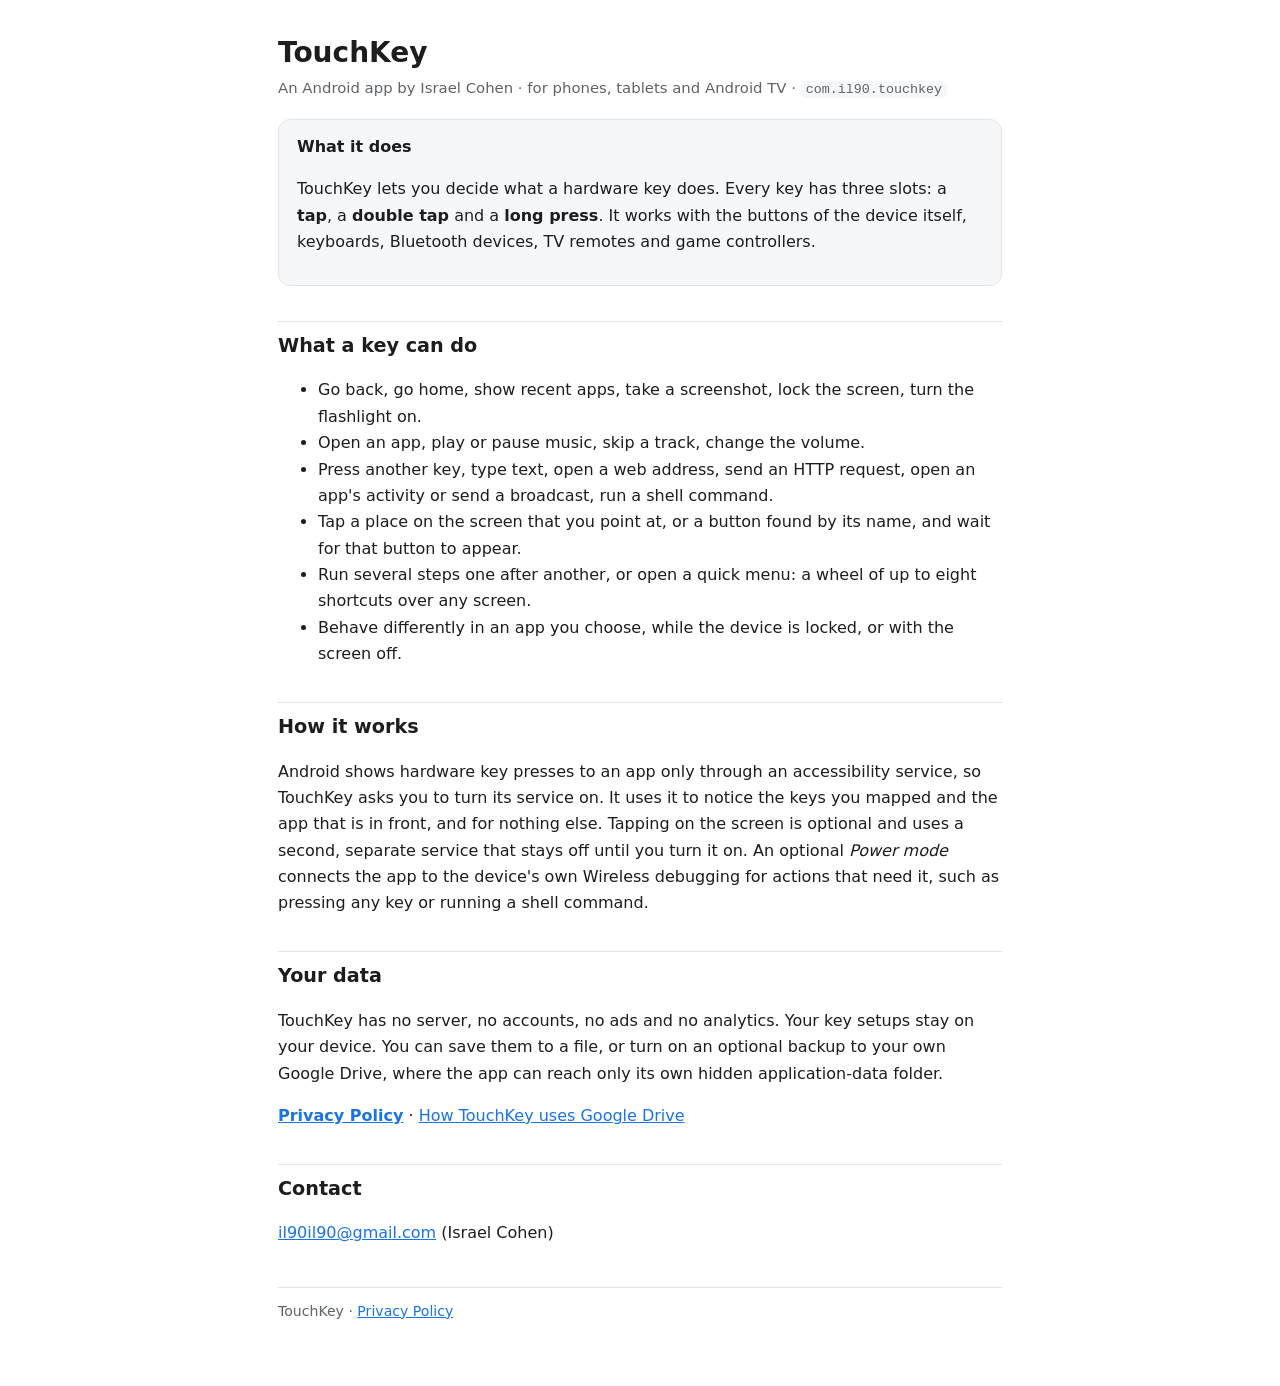
<file: touchkey/about/index.html>
<!DOCTYPE html>
<html lang="en">
<head>
<meta charset="utf-8">
<meta name="viewport" content="width=device-width,initial-scale=1">
<title>TouchKey &#8212; remap the keys of your Android device</title>
<meta name="description" content="TouchKey is an Android app that lets you choose what a hardware key does on a tap, a double tap and a long press: device buttons, keyboards, remotes and controllers.">
<link rel="stylesheet" href="../../style.css">
</head>
<body>
<main>
<h1>TouchKey</h1>
<p class="meta">An Android app by Israel Cohen &middot; for phones, tablets and Android TV &middot; <code>com.il90.touchkey</code></p>
<div class="summary"><strong>What it does</strong>
<p>TouchKey lets you decide what a hardware key does. Every key has three slots: a <strong>tap</strong>, a <strong>double tap</strong> and a <strong>long press</strong>. It works with the buttons of the device itself, keyboards, Bluetooth devices, TV remotes and game controllers.</p></div>

<h2>What a key can do</h2>
<ul>
<li>Go back, go home, show recent apps, take a screenshot, lock the screen, turn the flashlight on.</li>
<li>Open an app, play or pause music, skip a track, change the volume.</li>
<li>Press another key, type text, open a web address, send an HTTP request, open an app's activity or send a broadcast, run a shell command.</li>
<li>Tap a place on the screen that you point at, or a button found by its name, and wait for that button to appear.</li>
<li>Run several steps one after another, or open a quick menu: a wheel of up to eight shortcuts over any screen.</li>
<li>Behave differently in an app you choose, while the device is locked, or with the screen off.</li>
</ul>

<h2>How it works</h2>
<p>Android shows hardware key presses to an app only through an accessibility service, so TouchKey asks you to turn its service on. It uses it to notice the keys you mapped and the app that is in front, and for nothing else. Tapping on the screen is optional and uses a second, separate service that stays off until you turn it on. An optional <em>Power mode</em> connects the app to the device's own Wireless debugging for actions that need it, such as pressing any key or running a shell command.</p>

<h2>Your data</h2>
<p>TouchKey has no server, no accounts, no ads and no analytics. Your key setups stay on your device. You can save them to a file, or turn on an optional backup to your own Google Drive, where the app can reach only its own hidden application-data folder.</p>
<p><a href="../"><strong>Privacy Policy</strong></a> &middot; <a href="../#google-drive">How TouchKey uses Google Drive</a></p>

<h2>Contact</h2>
<p><a href="mailto:il90il90@gmail.com">il90il90@gmail.com</a> (Israel Cohen)</p>
<footer>TouchKey &middot; <a href="../">Privacy Policy</a></footer>
</main>
</body>
</html>
</file>
<file: style.css>
:root{--fg:#1d1d1f;--muted:#5f6368;--bg:#ffffff;--card:#f6f7f9;--accent:#1a73e8;--border:#e3e5e8}
@media (prefers-color-scheme:dark){:root{--fg:#e8eaed;--muted:#a0a4a8;--bg:#121314;--card:#1d1f21;--accent:#8ab4f8;--border:#2c2f33}}
*{box-sizing:border-box}
html{-webkit-text-size-adjust:100%}
body{margin:0;background:var(--bg);color:var(--fg);font:16px/1.65 system-ui,-apple-system,"Segoe UI",Roboto,Arial,sans-serif}
main{max-width:760px;margin:0 auto;padding:24px 18px 64px}
header.top{border-bottom:1px solid var(--border);margin-bottom:20px;padding-bottom:12px}
header.top a{color:var(--muted);text-decoration:none;font-size:.92rem}
h1{font-size:1.75rem;line-height:1.25;margin:.4em 0 .2em}
h2{font-size:1.2rem;margin:1.8em 0 .5em;padding-top:.4em;border-top:1px solid var(--border)}
h3{font-size:1.02rem;margin:1.2em 0 .3em}
p,li{overflow-wrap:anywhere}
.meta{color:var(--muted);font-size:.93rem;margin:0 0 1em}
.summary{background:var(--card);border:1px solid var(--border);border-radius:12px;padding:14px 18px;margin:18px 0}
.summary ul{margin:.3em 0;padding-left:1.2em}
a{color:var(--accent)}
code{font-family:ui-monospace,SFMono-Regular,Menlo,Consolas,monospace;font-size:.9em;background:var(--card);padding:1px 5px;border-radius:5px}
.table-wrap{overflow-x:auto;margin:.6em 0}
table{border-collapse:collapse;width:100%;font-size:.94rem}
th,td{border:1px solid var(--border);padding:8px 10px;text-align:left;vertical-align:top}
th{background:var(--card)}
ul.apps{list-style:none;padding:0}
ul.apps li{border:1px solid var(--border);border-radius:12px;padding:14px 16px;margin:10px 0;background:var(--card)}
ul.apps a{font-weight:600;font-size:1.05rem;text-decoration:none}
footer{margin-top:40px;color:var(--muted);font-size:.88rem;border-top:1px solid var(--border);padding-top:12px}
</file>
